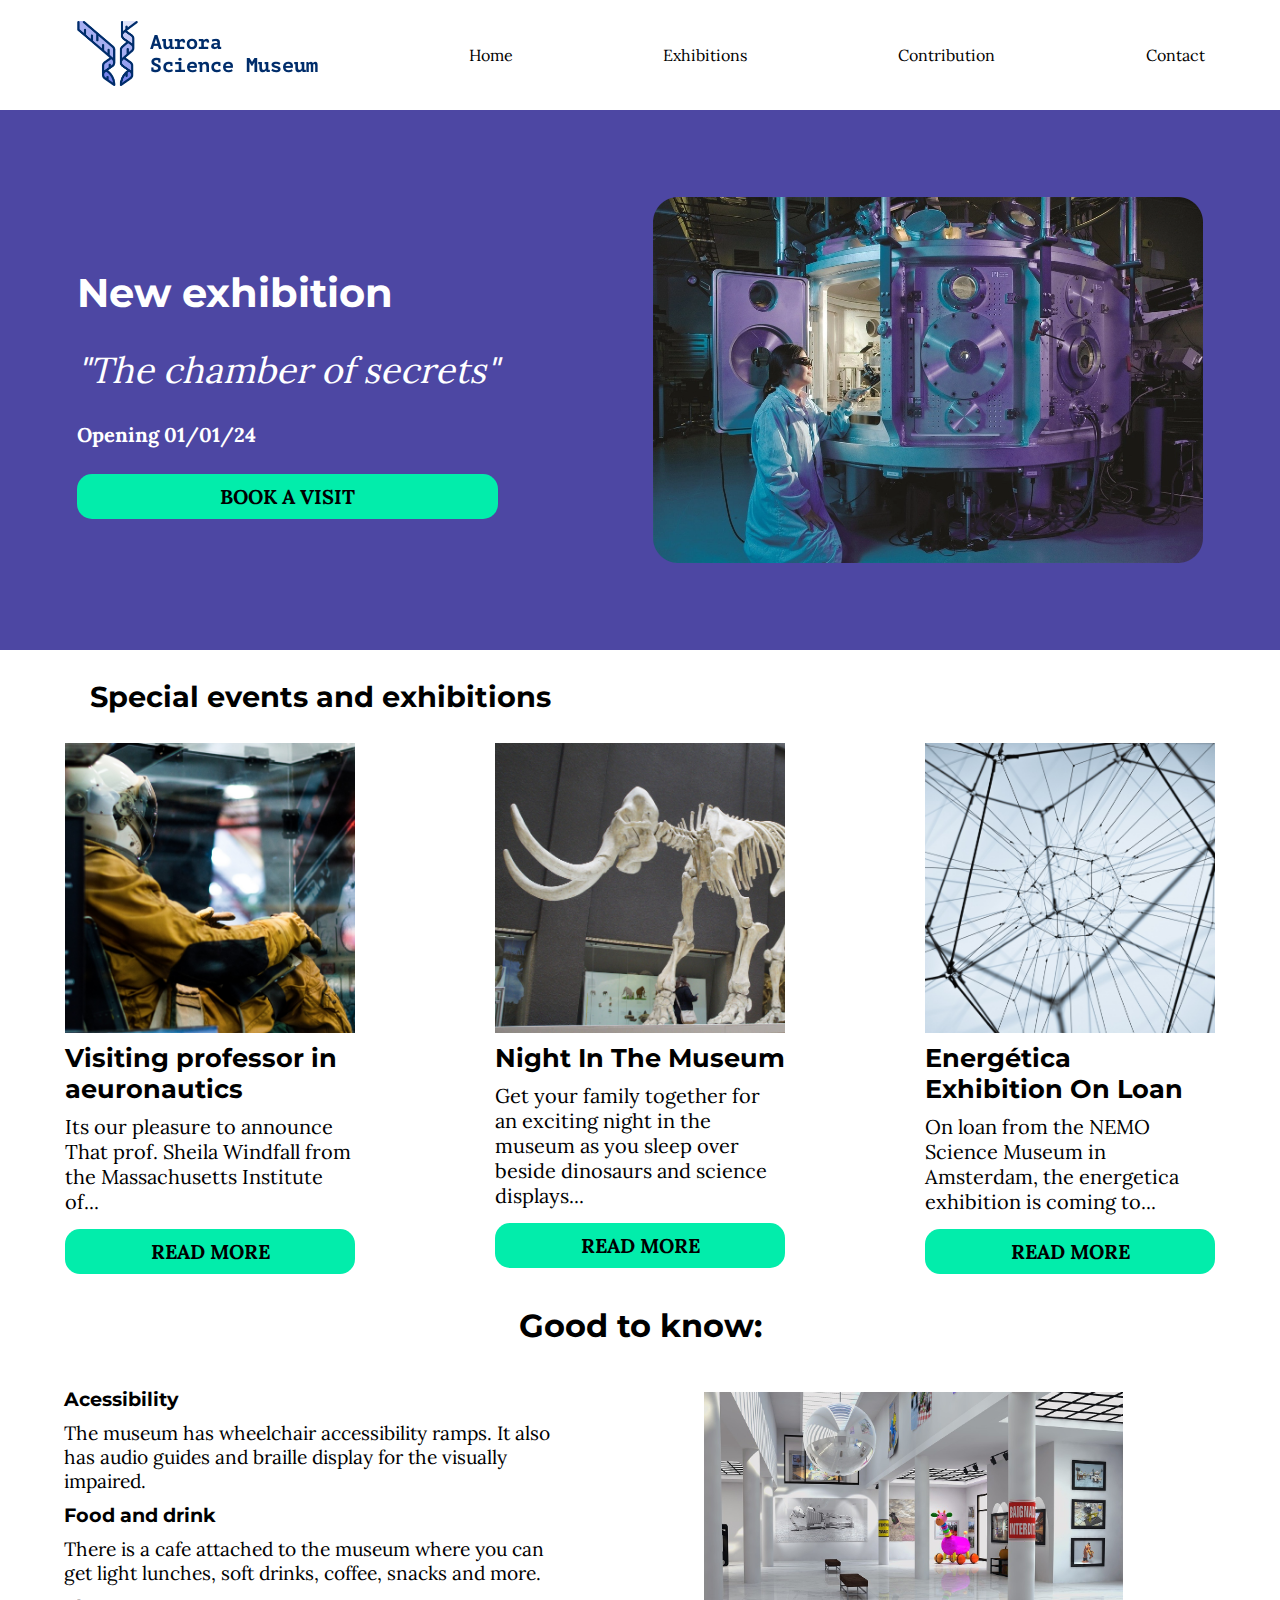
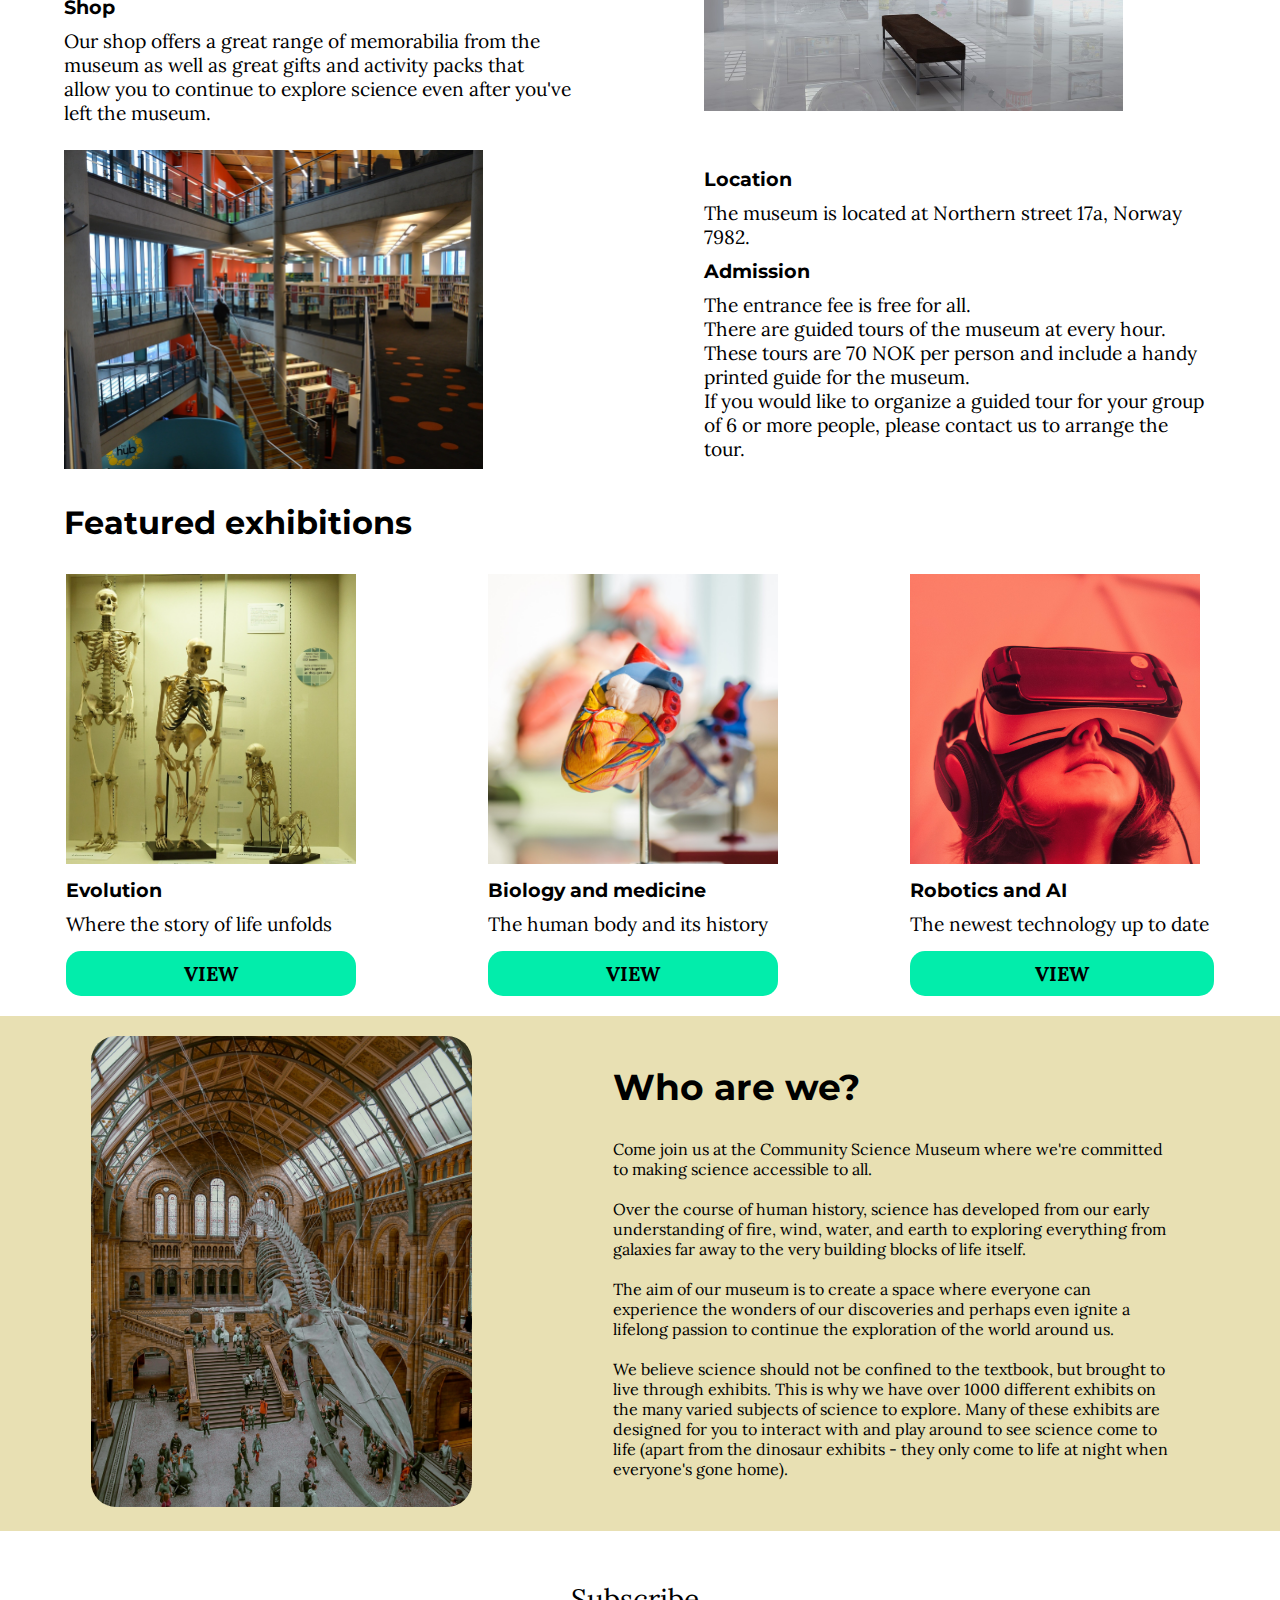
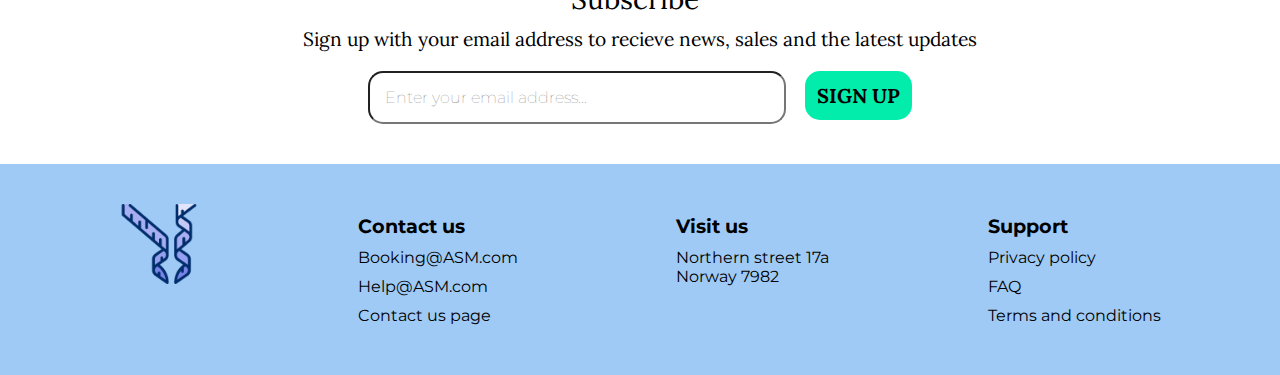
<file: index.html>
<!DOCTYPE html>
<html lang="en">
<head>
    <meta charset="UTF-8">
    <meta http-equiv="X-UA-Compatible" content="IE=edge">
    <meta name="description" content="Norways largest museum for all ages. Are you creative, playful or interested in history? Read more about Aurora science museum here." >
    <meta name="viewport" content="width=device-width, initial-scale=1.0">
    <title>Aurora Science Museum Home page</title>

    <link href="./styles.css" rel="stylesheet" type="text/css" >

    <link rel="apple-touch-icon" sizes="180x180" href="./images/favicon.asm/apple-touch-icon.png">
    <link rel="icon" type="image/png" sizes="32x32" href="./images/favicon.asm/favicon-32x32.png">
    <link rel="icon" type="image/png" sizes="16x16" href="./images/favicon.asm/favicon-16x16.png">
    <link rel="manifest" href="./site.webmanifest">
</head>
<body>


    <header>
        <nav class="nav1">
            <a href="./index.html"><img src="./images/Logo/Logo.png" alt="Aurora Science Museum main logo"></a>
                <a href="./index.html">Home</a>
                <a href="./exhibition.html">Exhibitions</a>
                <a href="./contribution.html">Contribution</a>
                <a href="./contact-us.html">Contact</a>
            </nav>
            
            <a href="./index.html"><img src="./images/Logo/Logo.png" alt="Aurora Science Museum main logo" id="logo"></a>
            <div class="hamburger-menu">
                <label for="checkbox">
                    <img src="./images/images/menu.png" alt="hamburger menu button" id="burger-icon">
                </label>
            <input type="checkbox" id="checkbox">
            <ul>
                <li><a href="./index.html">Home</a></li>
                <li><a href="./exhibition.html">Exhibitions</a></li>
                <li><a href="./contribution.html">Contribution</a></li>
                <li><a href="./contact-us.html">Contact</a></li>
            </ul>
        </div>
    </header>



    <section class="news">
        <div>
            <h1>New exhibition</h1>
            <h2>"The chamber of secrets"</h2>
            <h4>Opening 01/01/24</h4>
            <button id="news-button">BOOK A VISIT</button>
      </div>
      <img src="./images/home-page/home-page-news.png" alt="Picture of a new secret chamber">
    </section>

    <h3 id="events-heading">Special events and exhibitions</h3>

    <section class="events">
        <div>
            <img src="./images/home-page/astronaut.jpg" alt="Person in a space suit">
            <h4>Visiting professor in aeuronautics</h4>
            <p>Its our pleasure to announce That prof. Sheila Windfall from the Massachusetts Institute of...</p>
            <button class="events-btn">READ MORE</button>
        </div>
        <div>
            <img src="./images/home-page/mammoth-1257288_1920.jpg" alt="A dinosour skeleton">
            <h4>Night In The Museum</h4>
            <p>Get your family together for an exciting night in the museum as you sleep over beside dinosaurs and science displays...</p>
            <button class="events-btn">READ MORE</button>
        </div>
        <div>
            <img src="./images/home-page/network-art.jpg" alt="Network art">
            <h4>Energética Exhibition On Loan</h4>
            <p>On loan from the NEMO Science Museum in Amsterdam, the energetica exhibition is coming to...</p>
            <button class="events-btn">READ MORE</button>
        </div>
    </section>
    
    <h3 id="key-info">Good to know:</h3>

    <section class="info-1">
        <div>
            <h5>Acessibility</h5>
            <p>The museum has wheelchair accessibility ramps. It also has audio guides and braille display for the visually impaired.</p>
            <h5>Food and drink</h5>
            <p>There is a cafe attached to the museum where you can get light lunches, soft drinks, coffee, snacks and more.</p>
            <h5>Shop</h5>
            <p>Our shop offers a great range of memorabilia from the museum as well as great gifts and activity packs that allow you to continue to explore science even after you've left the museum.</p>
         </div>
         <div><img src="./images/images/exhibition-1863344_1920.jpg" alt="Picture showing a art section of museum"></div>
    </section>

    <section class="info-2">
        <div><img src="./images/images/library-1132573_1920.jpg" alt="Picture showing the library section of the museum"></div>
        <div>
            <h5>Location</h5>
            <p>The museum is located at Northern street 17a, Norway 7982.</p>
            <h5>Admission</h5>
            <p>The entrance fee is free for all. 
                <br>
                There are guided tours of the museum at every hour. These tours are 70 NOK per person and include a handy printed guide for the museum. 
                <br>
                If you would like to organize a guided tour for your group of 6 or more people, please contact us to arrange the tour.</p>
        </div>
    </section>

    <h3 class="featured-h3">Featured exhibitions</h3>

    <section class="featured">
        <div class="featured-1">
            <img src="./images/images/skeleton-414543_1920.jpg" alt="Skeletons of evolution">
            <h5>Evolution</h5>
            <p>Where the story of life unfolds</p>
            <button>VIEW</button>
        </div>
        <div class="featured-2">
            <img src="./images/images/heart-2607178_1920.jpg" alt="A human heart">
            <h5>Biology and medicine</h5>
            <p>The human body and its history</p>
            <button>VIEW</button>
        </div>
        <div class="featured-3">
            <img src="./images/images/samuel-zeller-158996.jpg" alt="Person wearing a VR headset">
            <h5>Robotics and AI</h5>
            <p>The newest technology up to date</p>
            <button>VIEW</button>
        </div>
    </section>

    <section class="about">
        <div>
            <img src="./images/images/toa-heftiba-412579.jpg" alt="Picture showing the great hall of the museum with a gigantic dinosaur skeleton">
        </div>
        <div class="about-text">
            <h2>Who are we?</h2>

            <p>Come join us at the Community Science Museum where we're committed to making science accessible to all. </p>

            <p>
            Over the course of human history, science has developed from our early understanding of fire, wind, water, 
            and earth to exploring everything from galaxies far away to the very building blocks of life itself. 
            </p>

            <p>
            The aim of our museum is to create a space where everyone can experience the wonders of our discoveries and perhaps 
            even ignite a lifelong passion to continue the exploration of the world around us. 
            <p>

            <p>
            We believe science should not be confined to the textbook, but brought to live through exhibits. This is why we have over 1000 different 
            exhibits on the many varied subjects of science to explore. Many of these exhibits are designed for you to interact 
            with and play around to see science come to life (apart from the dinosaur exhibits - they only come to life at 
            night when everyone's gone home).
            </p>
        </div>
    </section>

    <section class="subscribe">
        <h5>Subscribe</h5>
        <label>Sign up with your email address to recieve news, sales and the latest updates</label>
        <br>
        <input type="email" id="email-home" name="email" placeholder="Enter your email address...">
        <button>SIGN UP</button>
    </section>

    <footer>
        <div>
            <img src="./images/favicon.asm/android-chrome-192x192.png" alt="Aurora science museum logo"> 
        </div>
        <div>
            <h5>Contact us</h5>
            <ul>
                <li><a href="#">Booking@ASM.com</a></li>
                <li><a href="#">Help@ASM.com</a></li>
                <li><a href="#">Contact us page</a></li>
            </ul>
        </div>
        <div>
            <h5>Visit us</h5>
            <ul>
                <li><a href="#">Northern street 17a <br> Norway 7982</a></li>
            </ul>
        </div>
        <div>
            <h5>Support</h5>
            <ul>
                <li><a href="./privacy-policy.html">Privacy policy</a></li>
                <li><a href="#">FAQ</a></li>
                <li><a href="./terms-conditions.html">Terms and conditions</a></li>
            </ul>
        </div>
    </footer>

</body>
</html>
</file>
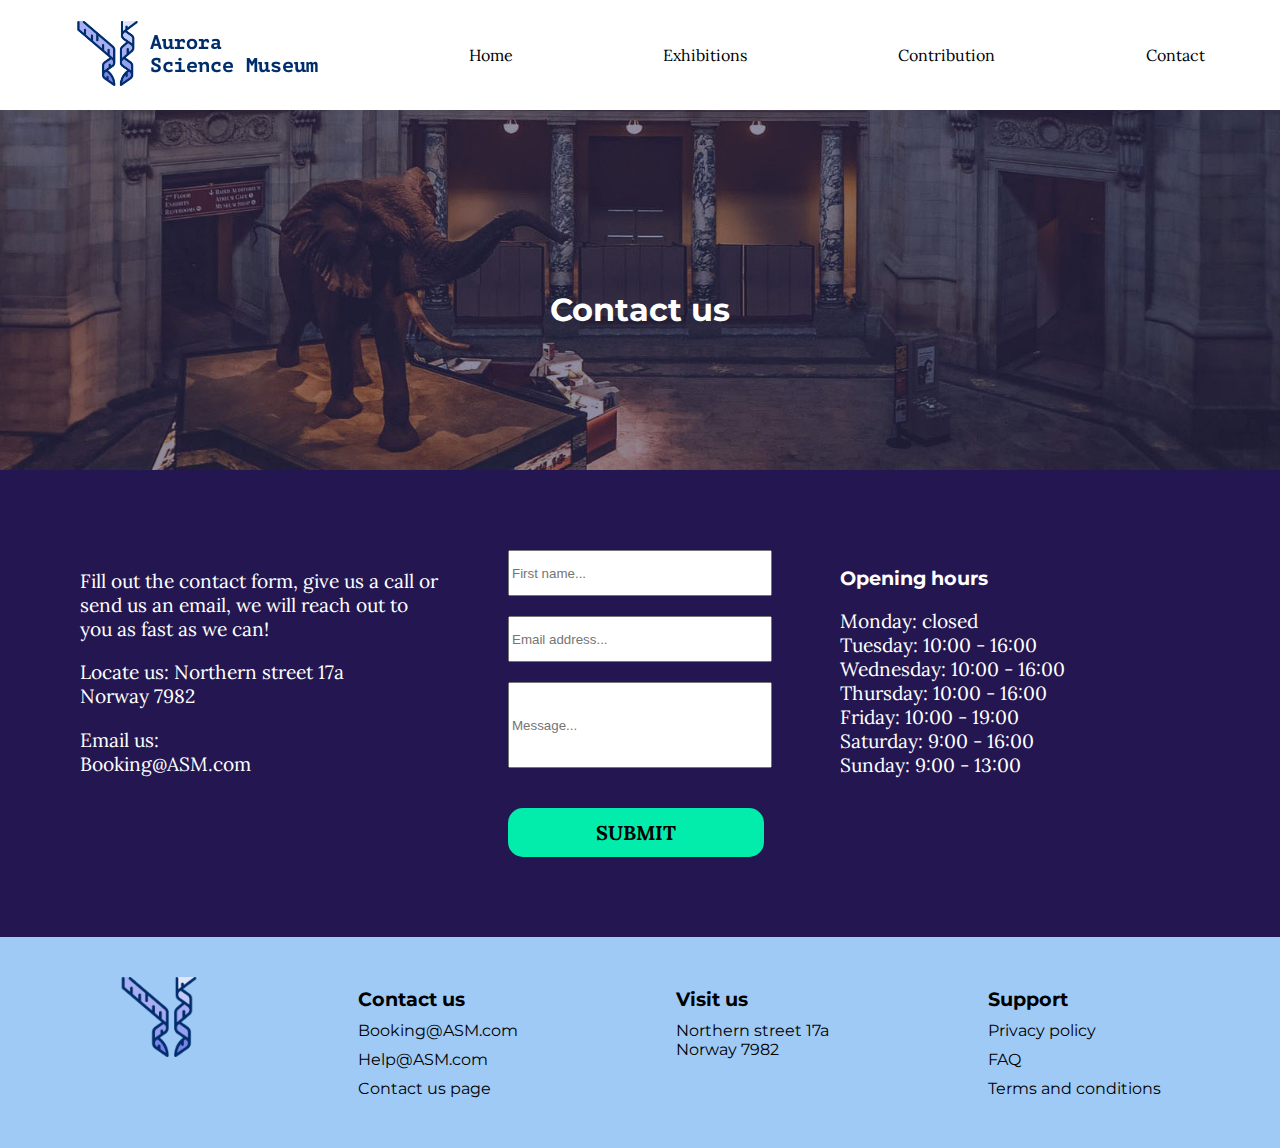
<file: contact-us.html>
<!DOCTYPE html>
<html lang="en">
<head>
    <meta charset="UTF-8">
    <meta http-equiv="X-UA-Compatible" content="IE=edge">
    <meta name="viewport" content="width=device-width, initial-scale=1.0">

    <title>Contact us page for Aurora Science Museum</title>

    <link href="./styles.css" rel="stylesheet" type="text/css" >

    <link rel="apple-touch-icon" sizes="180x180" href="./images/favicon.asm/apple-touch-icon.png">
    <link rel="icon" type="image/png" sizes="32x32" href="./images/favicon.asm/favicon-32x32.png">
    <link rel="icon" type="image/png" sizes="16x16" href="./images/favicon.asm/favicon-16x16.png">
    <link rel="manifest" href="./site.webmanifest">
</head>
<body>
    <header>
        <nav class="nav1">
            <a href="./index.html"><img src="./images/Logo/Logo.png" alt="Aurora Science Museum main logo"></a>
                <a href="./index.html">Home</a>
                <a href="./exhibition.html">Exhibitions</a>
                <a href="./contribution.html">Contribution</a>
                <a href="./contact-us.html">Contact</a>
            </nav>
            
            <a href="./index.html"><img src="./images/Logo/Logo.png" alt="Aurora Science Museum main logo" id="logo"></a>
            <div class="hamburger-menu">
                <label for="checkbox">
                    <img src="./images/images/menu.png" alt="hamburger menu button" id="burger-icon">
                </label>
            <input type="checkbox" id="checkbox">
            <ul>
                <li><a href="./index.html">Home</a></li>
                <li><a href="./exhibition.html">Exhibitions</a></li>
                <li><a href="./contribution.html">Contribution</a></li>
                <li><a href="./contact-us.html">Contact</a></li>
            </ul>
        </div>
    </header>
    <section class="contact-hero">
        <h1>Contact us</h1>
    </section>

    <section class="contact">
        <div>
            <p>Fill out the contact form, give us a call or send us an email, we will reach out to you as fast as we can!</p>
            <p>Locate us: Northern street 17a <br> Norway 7982</p>
            <p>Email us: <br> Booking@ASM.com</p>
        </div>
        <div class="contact-form">
            <input type="text" id="name" name="first name" placeholder="First name...">
            <br>
            <input type="email" id="email" name="email address" placeholder="Email address...">
            <br>
            <input type="text" id="message" placeholder="Message...">
            <br>
            <button class="submit-btn">SUBMIT</button>
        </div>
        <div>
            <h2>Opening hours</h2>
            <p>Monday: closed <br>
            Tuesday: 10:00 - 16:00 <br>
            Wednesday: 10:00 - 16:00 <br>
            Thursday: 10:00 - 16:00 <br>
            Friday: 10:00 - 19:00 <br>
            Saturday: 9:00 - 16:00 <br>
            Sunday: 9:00 - 13:00</p>
        </div>
    </section>

    <footer>
        <div>
            <img src="./images/favicon.asm/android-chrome-192x192.png" alt="Aurora science museum logo">
        </div>
        <div>
            <h5>Contact us</h5>
            <ul>
                <li><a href="#">Booking@ASM.com</a></li>
                <li><a href="#">Help@ASM.com</a></li>
                <li><a href="#">Contact us page</a></li>
            </ul>
        </div>
        <div>
            <h5>Visit us</h5>
            <ul>
                <li><a href="#">Northern street 17a <br> Norway 7982</a></li>
            </ul>
        </div>
        <div>
            <h5>Support</h5>
            <ul>
                <li><a href="./privacy-policy.html">Privacy policy</a></li>
                <li><a href="#">FAQ</a></li>
                <li><a href="./terms-conditions.html">Terms and conditions</a></li>
            </ul>
        </div>
    </footer>

    
</body>
</html>
</file>
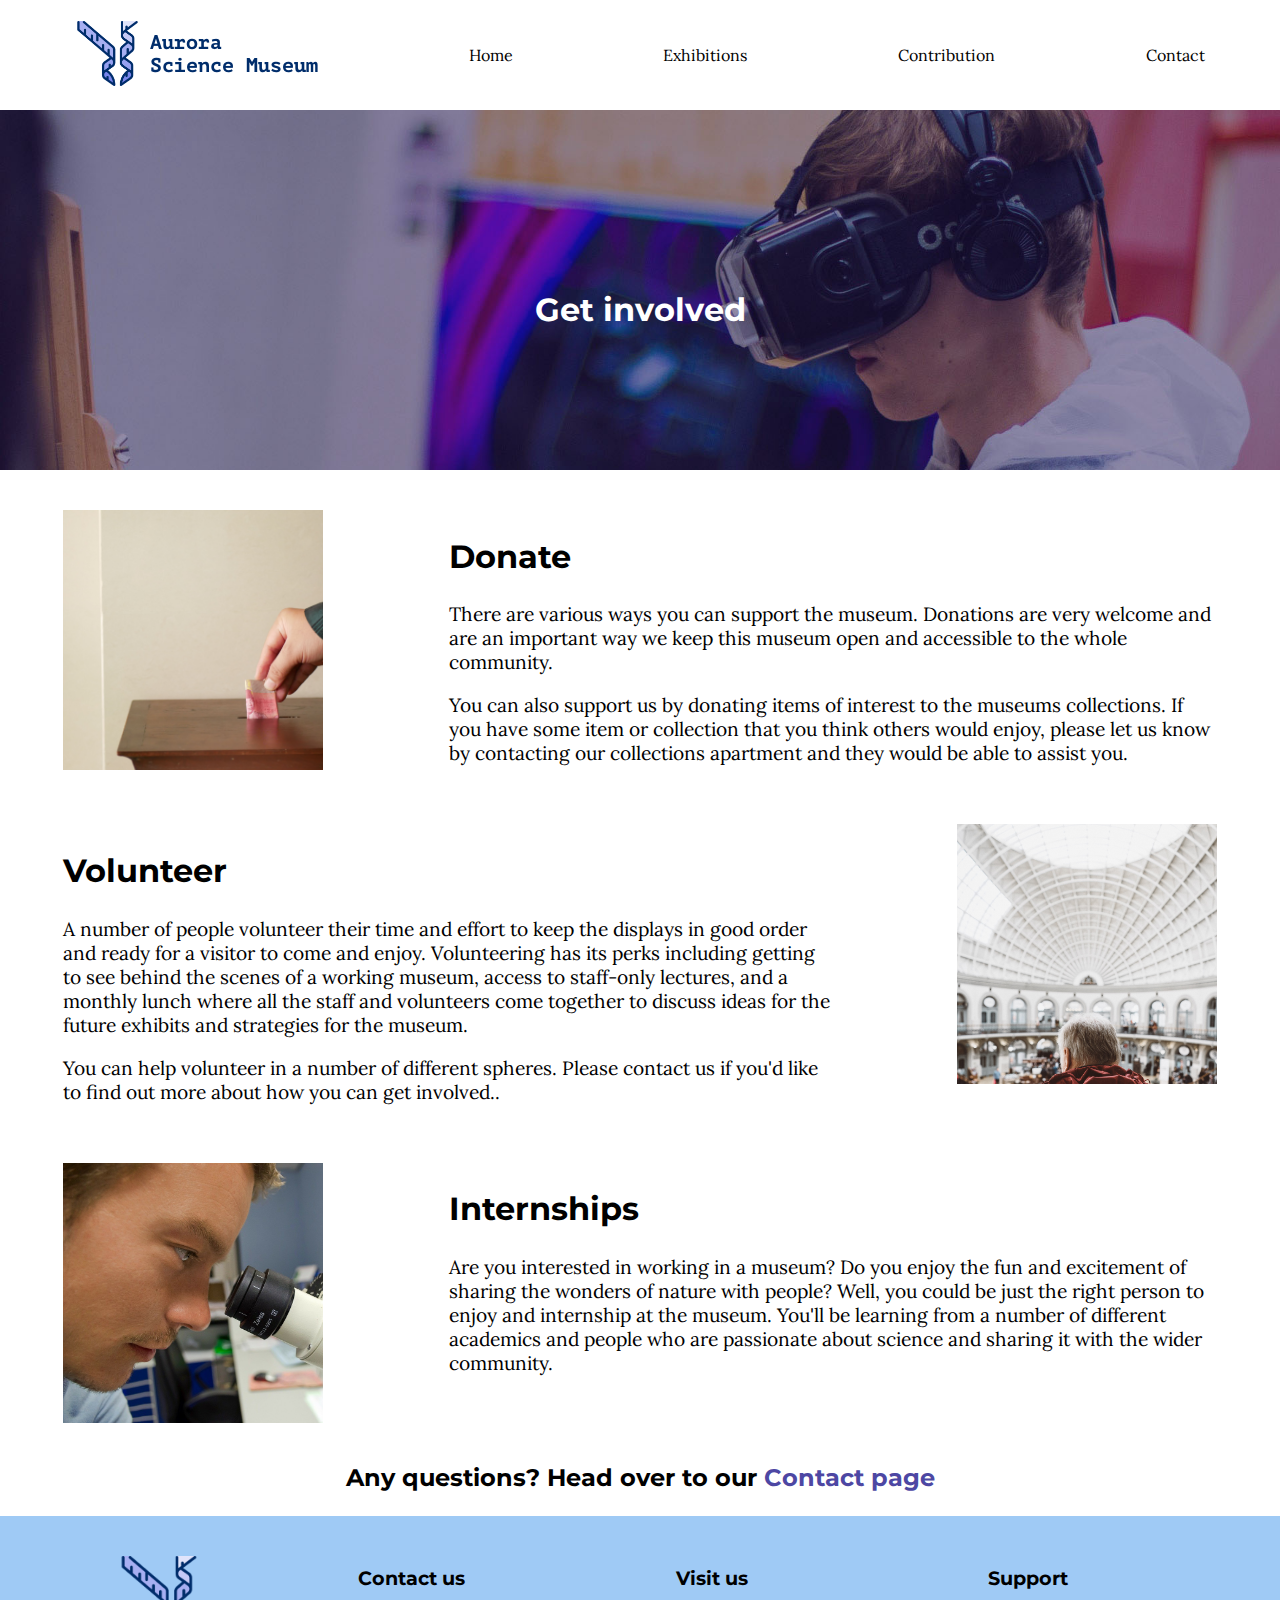
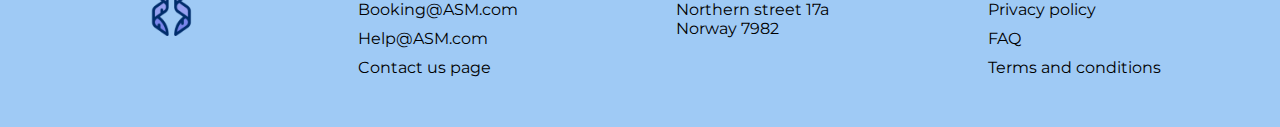
<file: contribution.html>
<!DOCTYPE html>
<html lang="en">
<head>
    <meta charset="UTF-8">
    <meta http-equiv="X-UA-Compatible" content="IE=edge">
    <meta name="description" content="Norways largest museum for all ages. Are you creative, playful or interested in history? Read more about Aurora science museum here." >
    <meta name="viewport" content="width=device-width, initial-scale=1.0">
    <title>Aurora Science Museum contribution page</title>

    <link href="./styles.css" rel="stylesheet" type="text/css" >

    <link rel="apple-touch-icon" sizes="180x180" href="./images/favicon.asm/apple-touch-icon.png">
    <link rel="icon" type="image/png" sizes="32x32" href="./images/favicon.asm/favicon-32x32.png">
    <link rel="icon" type="image/png" sizes="16x16" href="./images/favicon.asm/favicon-16x16.png">
    <link rel="manifest" href="./site.webmanifest">
</head>
<body>
    <header>
        <nav class="nav1">
            <a href="./index.html"><img src="./images/Logo/Logo.png" alt="Aurora Science Museum main logo"></a>
                <a href="./index.html">Home</a>
                <a href="./exhibition.html">Exhibitions</a>
                <a href="./contribution.html">Contribution</a>
                <a href="./contact-us.html">Contact</a>
            </nav>
            
            <a href="./index.html"><img src="./images/Logo/Logo.png" alt="Aurora Science Museum main logo" id="logo"></a>
            <div class="hamburger-menu">
                <label for="checkbox">
                    <img src="./images/images/menu.png" alt="hamburger menu button" id="burger-icon">
                </label>
            <input type="checkbox" id="checkbox">
            <ul>
                <li><a href="./index.html">Home</a></li>
                <li><a href="./exhibition.html">Exhibitions</a></li>
                <li><a href="./contribution.html">Contribution</a></li>
                <li><a href="./contact-us.html">Contact</a></li>
            </ul>
        </div>
    </header>

    <section class="get-involved">
        <h1>Get involved</h1>
    </section>

    <section class="contribution-1">
        <div class="donate">
            <div id="donation-img"></div>
            <div class="donate-1">
                <h2>Donate</h2>
                <p>There are various ways you can support the museum. 
                    Donations are very welcome and are an important way we keep this museum open and accessible to the whole community. </p>
                <p>You can also support us by donating items of interest to the museums collections. If you have some item or collection 
                    that you think others would enjoy, please let us know by contacting our collections apartment and they would be able 
                    to assist you.</p>
            </div>
        </div>
    </section>

    <section class="volunteer-1">
        <div class="volunteer">
            <div class="volunteer-2">
                <h2>Volunteer</h2>
                <p>A number of people volunteer their time and effort to keep the displays in good order and ready for a visitor to come 
                    and enjoy. Volunteering has its perks including getting to see behind the scenes of a working museum, access to 
                    staff-only lectures, and a monthly lunch where all the staff and volunteers come together to discuss ideas for the 
                    future exhibits and strategies for the museum. </p>
                <p>You can help volunteer in a number of different spheres. Please contact us if you'd like to find out more about how 
                    you can get involved..</p>
            </div>
            <div id="volunteer-img"></div>
        </div>
    </section>

    <section class="internship-1">
        <div class="internship">
            <div id="internship-img"></div>
            <div class="internship-2">
                <h2>Internships</h2>
                <p>Are you interested in working in a museum? Do you enjoy the fun and excitement of sharing the wonders of nature 
                    with people? Well, you could be just the right person to enjoy and internship at the museum. You'll be learning 
                    from a number of different academics and people who are passionate about science and sharing it with the wider 
                    community. </p>
            </div>
        </div>
    </section>


    <h3 class="contact-page-link">Any questions? Head over to our <a href="./contact-us.html" id="contact-link">Contact page</a></h3>

    <footer>
        <div>
            <img src="./images/favicon.asm/android-chrome-192x192.png" alt="Aurora science museum logo">
        </div>
        <div>
            <h5>Contact us</h5>
            <ul>
                <li><a href="#">Booking@ASM.com</a></li>
                <li><a href="#">Help@ASM.com</a></li>
                <li><a href="#">Contact us page</a></li>
            </ul>
        </div>
        <div>
            <h5>Visit us</h5>
            <ul>
                <li><a href="#">Northern street 17a <br> Norway 7982</a></li>
            </ul>
        </div>
        <div>
            <h5>Support</h5>
            <ul>
                <li><a href="./privacy-policy.html">Privacy policy</a></li>
                <li><a href="#">FAQ</a></li>
                <li><a href="./terms-conditions.html">Terms and conditions</a></li>
            </ul>
        </div>
    </footer>

</body>
</html>
</file>
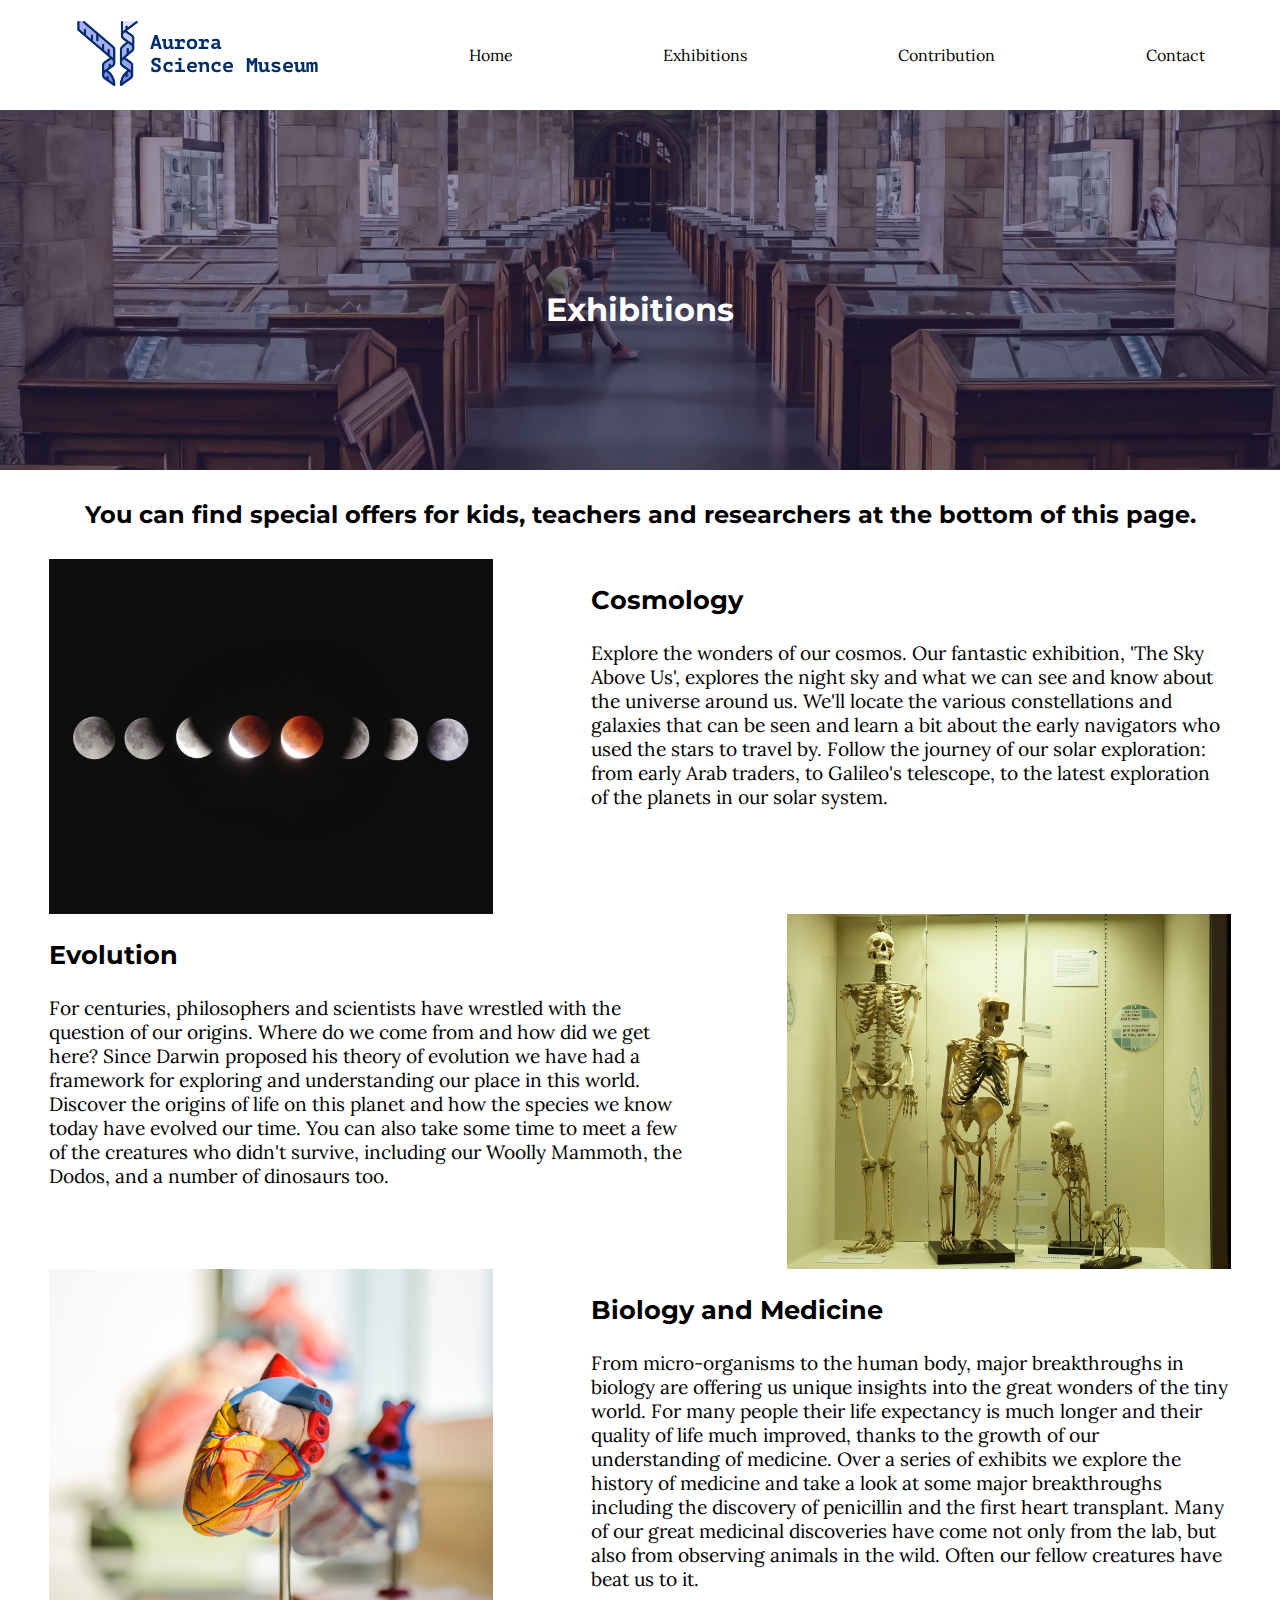
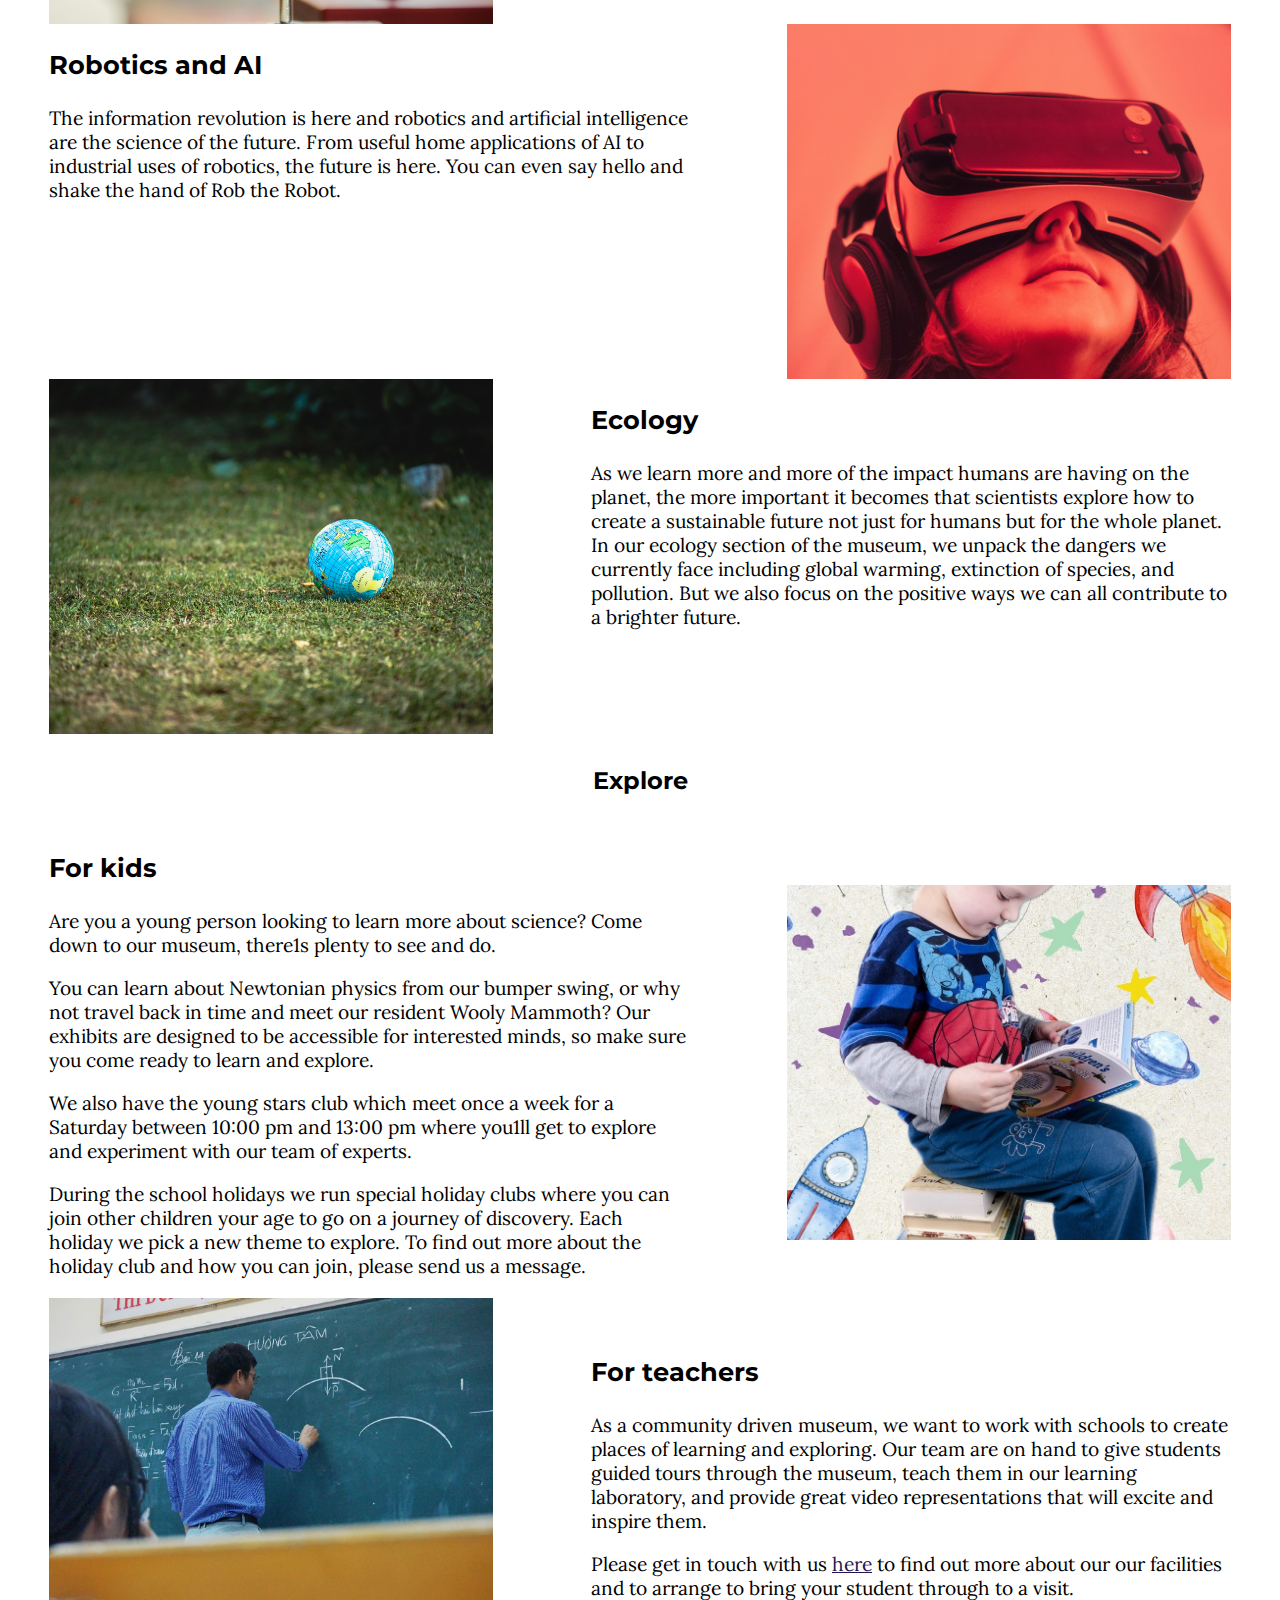
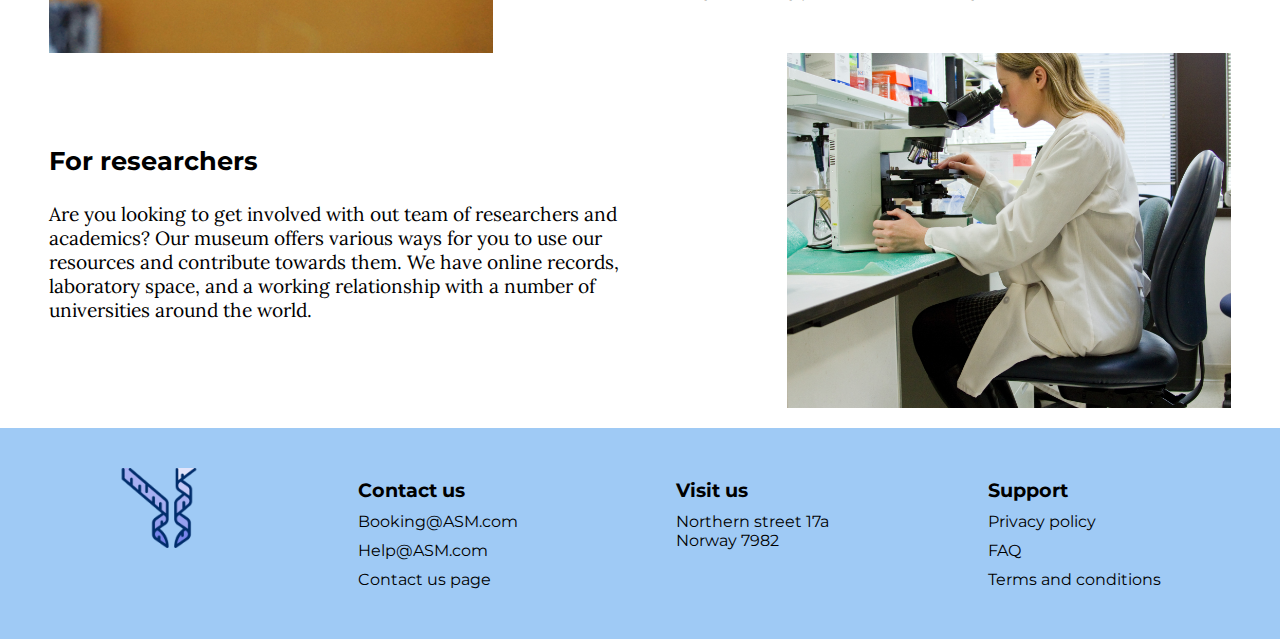
<file: exhibition.html>
<!DOCTYPE html>
<html lang="en">
<head>
    <meta charset="UTF-8">
    <meta http-equiv="X-UA-Compatible" content="IE=edge">
    <meta name="description" content="Norways largest museum for all ages. Are you creative, playful or interested in history? Read more about Aurora science museum here." >
    <meta name="viewport" content="width=device-width, initial-scale=1.0">
    <title>Aurora Science Museum exhibition page</title>

    <link href="./styles.css" rel="stylesheet" type="text/css" >

    <link rel="apple-touch-icon" sizes="180x180" href="./images/favicon.asm/apple-touch-icon.png">
    <link rel="icon" type="image/png" sizes="32x32" href="./images/favicon.asm/favicon-32x32.png">
    <link rel="icon" type="image/png" sizes="16x16" href="./images/favicon.asm/favicon-16x16.png">
    <link rel="manifest" href="./site.webmanifest">
</head>
<body>
    <header>
        <nav class="nav1">
            <a href="./index.html"><img src="./images/Logo/Logo.png" alt="Aurora Science Museum main logo"></a>
                <a href="./index.html">Home</a>
                <a href="./exhibition.html">Exhibitions</a>
                <a href="./contribution.html">Contribution</a>
                <a href="./contact-us.html">Contact</a>
            </nav>
            
            <a href="./index.html"><img src="./images/Logo/Logo.png" alt="Aurora Science Museum main logo" id="logo"></a>
            <div class="hamburger-menu">
                <label for="checkbox">
                    <img src="./images/images/menu.png" alt="hamburger menu button" id="burger-icon">
                </label>
            <input type="checkbox" id="checkbox">
            <ul>
                <li><a href="./index.html">Home</a></li>
                <li><a href="./exhibition.html">Exhibitions</a></li>
                <li><a href="./contribution.html">Contribution</a></li>
                <li><a href="./contact-us.html">Contact</a></li>
            </ul>
        </div>
    </header>

    <section class="exhibit">
        <h1>Exhibitions</h1>
    </section>

    <section class="exhibition-h2">
        <h2>You can find special offers for kids, teachers and researchers at the bottom of this page.</h2>
    </section>

    <section class="cosmology">
        <div id="cosmos-img"></div>
        <div class="cosmos">
            <h3>Cosmology</h3>
            <p>Explore the wonders of our cosmos. Our fantastic exhibition, 'The Sky Above Us', explores the night sky and what 
                we can see and know about the universe around us. We'll locate the various constellations and galaxies that can 
                be seen and learn a bit about the early navigators who used the stars to travel by. Follow the journey of our solar 
                exploration: from early Arab traders, to Galileo's telescope, to the latest exploration of the planets in our solar 
                system.</p>
        </div>
    </section>

    <section class="evolution">
        <div class="evo">
            <h3>Evolution</h3>
            <p>For centuries, philosophers and scientists have wrestled with the question of our origins. Where do we come from and 
                how did we get here? Since Darwin proposed his theory of evolution we have had a framework for exploring and understanding 
                our place in this world. Discover the origins of life on this planet and how the species we know today have evolved our 
                time. You can also take some time to meet a few of the creatures who didn't survive, including our Woolly Mammoth, the 
                Dodos, and a number of dinosaurs too.</p>
        </div>
        <div id="evo-img"></div>
    </section>

    <section class="medicine">
        <div id="med-img"></div>
        <div class="med">
            <h3>Biology and Medicine</h3>
            <p>From micro-organisms to the human body, major breakthroughs in biology are offering us unique insights into the great 
                wonders of the tiny world. For many people their life expectancy is much longer and their quality of life much improved, 
                thanks to the growth of our understanding of medicine. Over a series of exhibits we explore the history of medicine and 
                take a look at some major breakthroughs including the discovery of penicillin and the first heart transplant. Many of our 
                great medicinal discoveries have come not only from the lab, but also from observing animals in the wild. Often our fellow 
                creatures have beat us to it.</p>
        </div>
    </section>

    <section class="robotics">
        <div class="rob">
            <h3>Robotics and AI</h3>
            <p>The information revolution is here and robotics and artificial intelligence are the science of the future. 
                From useful home applications of AI to industrial uses of robotics, the future is here. You can even say hello and shake 
                the hand of Rob the Robot.</p>
        </div>
        <div id="rob-img"></div>
    </section>

    <section class="ecology">
        <div id="eco-img"></div>
        <div class="eco">
            <h3>Ecology</h3>
            <p>As we learn more and more of the impact humans are having on the planet, the more important it becomes that scientists 
                explore how to create a sustainable future not just for humans but for the whole planet. In our ecology section of the 
                museum, we unpack the dangers we currently face including global warming, extinction of species, and pollution. But we 
                also focus on the positive ways we can all contribute to a brighter future.</p>
        </div>
    </section>

    <h4 id="exhibit-explore-txt">Explore</h4>

    <section class="kids-section">
        <div class="kids">
            <h3>For kids</h3>
            <p>Are you a young person looking to learn more about science? Come down to our museum, there1s plenty to see and do. </p>
            <p>You can learn about Newtonian physics from our bumper swing, or why not travel back in time and meet our resident Wooly 
            Mammoth? Our exhibits are designed to be accessible for interested minds, so make sure you come ready to learn and explore.</p>
            <p>We also have the young stars club which meet once a week for a Saturday between 10:00 pm and 13:00 pm where you1ll get to 
                explore and experiment with our team of experts. </p>
            <p>During the school holidays we run special holiday clubs where you can join 
                other children your age to go on a journey of discovery. Each holiday we pick a new theme to explore. To find out more about 
                the holiday club and how you can join, please send us a message.</p>
        </div>
        <div id="kids-img"></div>
    </section>

    <section class="teachers-section">
        <div id="teach-img"></div>
        <div class="teach">
            <h3>For teachers</h3>
            <p>As a community driven museum, we want to work with schools to create places of learning and exploring. Our team are on 
                hand to give students guided tours through the museum, teach them in our learning laboratory, and provide great video 
                representations that will excite and inspire them. </p>
            <p>Please get in touch with us <a href="./contact-us.html">here</a> to find out more about our our 
                facilities and to arrange to bring your student through to a visit.</p>
        </div>
    </section>

    <section class="researchers-section">
        <div class="research">
            <h3>For researchers</h3>
            <p>Are you looking to get involved with out team of researchers and academics? Our museum offers various ways 
                for you to use our resources and contribute towards them. We have online records, laboratory space, and a working 
                relationship with a number of universities around the world.</p>
        </div>
        <div id="research-img"></div>
    </section>
    
    <footer>
        <div>
            <img src="./images/favicon.asm/android-chrome-192x192.png" alt="Aurora Science museum logo">
        </div>
        <div>
            <h5>Contact us</h5>
            <ul>
                <li><a href="#">Booking@ASM.com</a></li>
                <li><a href="#">Help@ASM.com</a></li>
                <li><a href="#">Contact us page</a></li>
            </ul>
        </div>
        <div>
            <h5>Visit us</h5>
            <ul>
                <li><a href="#">Northern street 17a <br> Norway 7982</a></li>
            </ul>
        </div>
        <div>
            <h5>Support</h5>
            <ul>
                <li><a href="./privacy-policy.html">Privacy policy</a></li>
                <li><a href="#">FAQ</a></li>
                <li><a href="./terms-conditions.html">Terms and conditions</a></li>
            </ul>
        </div>
    </footer>
    
</body>
</html>
</file>
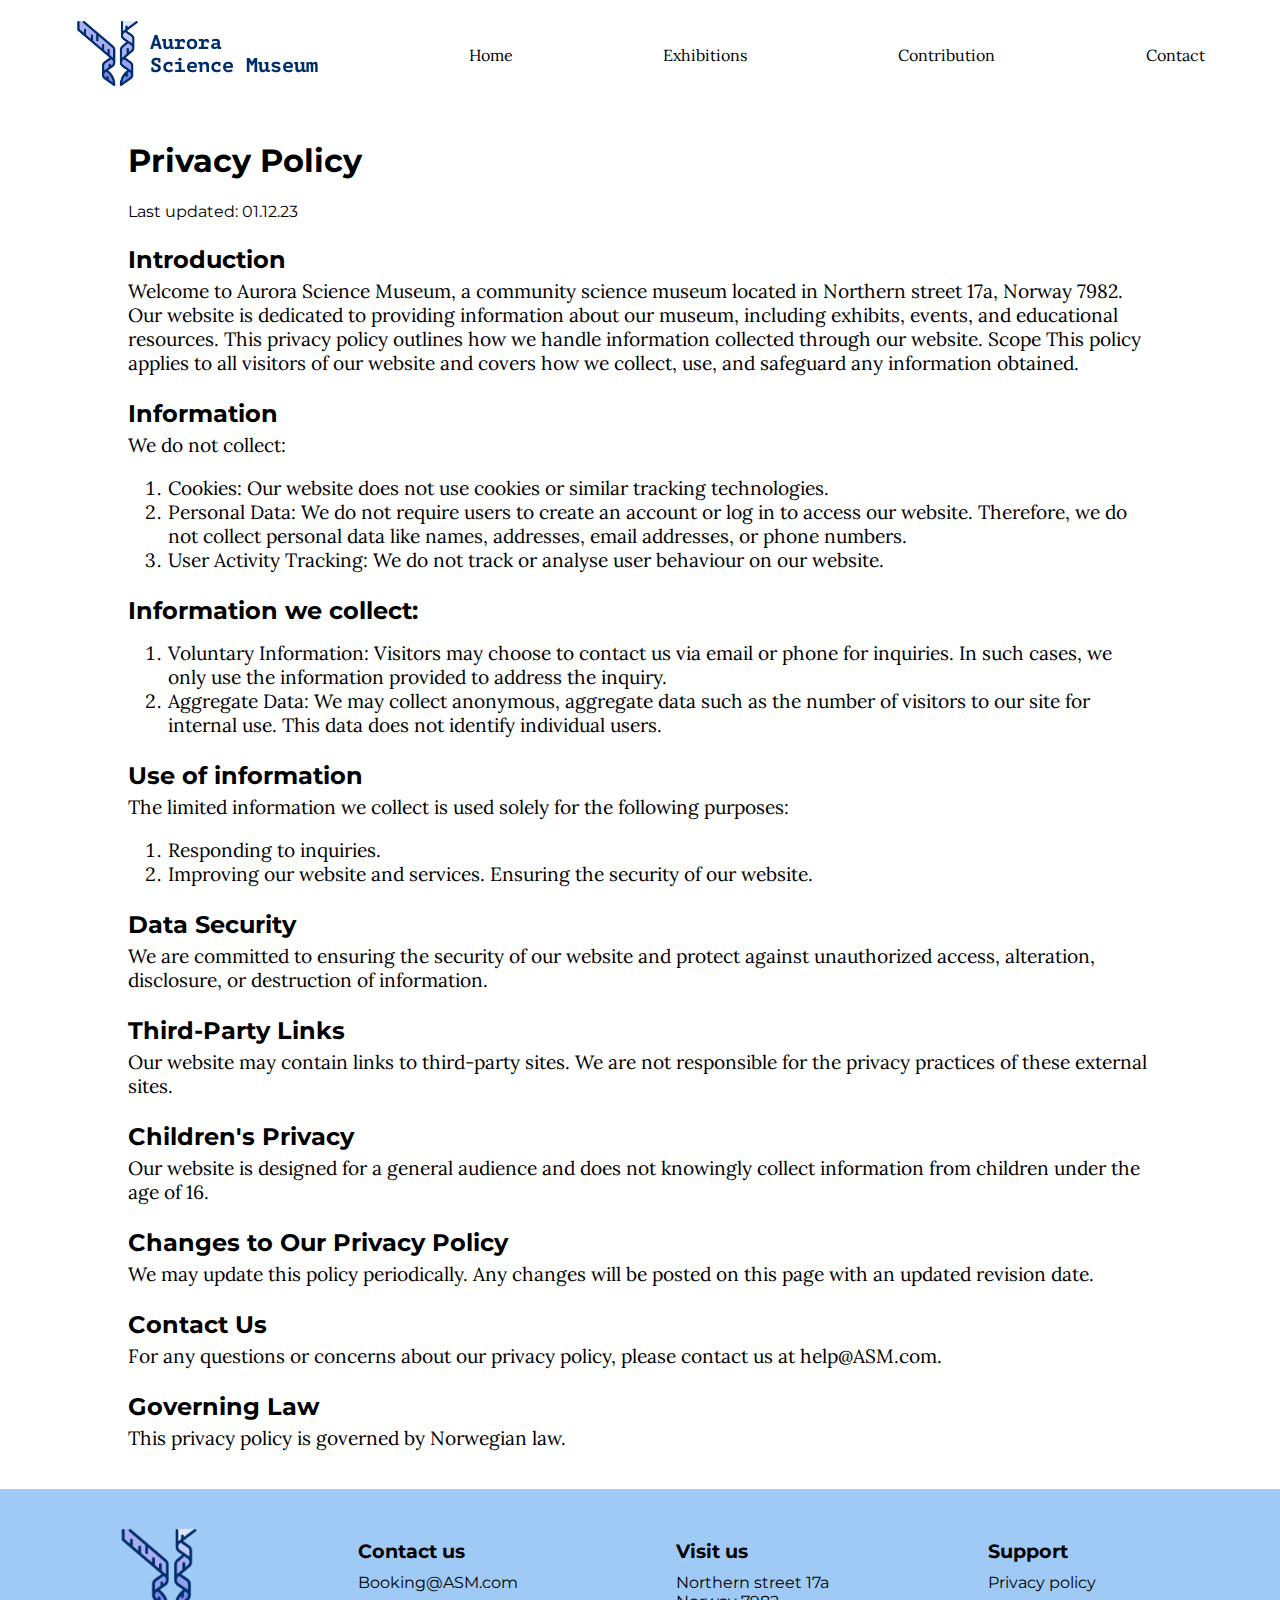
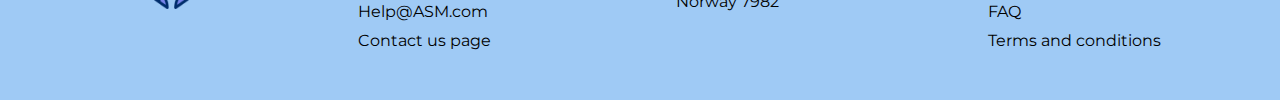
<file: privacy-policy.html>
<!DOCTYPE html>
<html lang="en">
<head>
    <meta charset="UTF-8">
    <meta http-equiv="X-UA-Compatible" content="IE=edge">
    <meta name="viewport" content="width=device-width, initial-scale=1.0">
    <title>Aurora Science Museum privacy policy</title>

    <link href="./styles.css" rel="stylesheet" type="text/css" >

    <link rel="apple-touch-icon" sizes="180x180" href="./images/favicon.asm/apple-touch-icon.png">
    <link rel="icon" type="image/png" sizes="32x32" href="./images/favicon.asm/favicon-32x32.png">
    <link rel="icon" type="image/png" sizes="16x16" href="./images/favicon.asm/favicon-16x16.png">
    <link rel="manifest" href="./site.webmanifest">
</head>
<body>
    <header>
        <nav class="nav1">
            <a href="./index.html"><img src="./images/Logo/Logo.png" alt="Aurora Science Museum main logo"></a>
                <a href="./index.html">Home</a>
                <a href="./exhibition.html">Exhibitions</a>
                <a href="./contribution.html">Contribution</a>
                <a href="./contact-us.html">Contact</a>
            </nav>
            
            <a href="./index.html"><img src="./images/Logo/Logo.png" alt="Aurora Science Museum main logo" id="logo"></a>
            <div class="hamburger-menu">
                <label for="checkbox">
                    <img src="./images/images/menu.png" alt="hamburger menu button" id="burger-icon">
                </label>
            <input type="checkbox" id="checkbox">
            <ul>
                <li><a href="./index.html">Home</a></li>
                <li><a href="./exhibition.html">Exhibitions</a></li>
                <li><a href="./contribution.html">Contribution</a></li>
                <li><a href="./contact-us.html">Contact</a></li>
            </ul>
        </div>
    </header>
    <section class="document-style">
        <h1>Privacy Policy</h1>
        <h2>Last updated: 01.12.23</h2>

        <h3>Introduction</h3>
        <p>Welcome to Aurora Science Museum, a community science museum located in Northern street 17a, Norway 7982. 
            Our website is dedicated to providing information about our museum, including exhibits, events, and educational 
            resources. This privacy policy outlines how we handle information collected through our website. Scope This policy 
            applies to all visitors of our website and covers how we collect, use, and safeguard any information obtained. </p>

            <h3>Information</h3>
            <p>We do not collect:</p>
            <ol>
                <li>Cookies: Our website does not use cookies or similar tracking technologies. </li>
                <li>Personal Data: We do not require users to create an account or log in to access our website. Therefore, we do 
                    not collect personal data like names, addresses, email addresses, or phone numbers.</li>
                <li>User Activity Tracking: We do not track or analyse user behaviour on our website.</li>
            </ol>

            <h3>Information we collect:</h3>
            <ol>
                <li>Voluntary Information: Visitors may choose to contact us via email or phone for inquiries. In such cases, 
                    we only use the information provided to address the inquiry.</li>
                <li>Aggregate Data: We may collect anonymous, aggregate data such as the number of visitors to our site for internal use. 
                    This data does not identify individual users.</li>
            </ol>

            <h3>Use of information</h3>
            <p>The limited information we collect is used solely for the following purposes:</p>
            <ol>
                <li>Responding to inquiries.</li>
                <li>Improving our website and services. Ensuring the security of our website.</li>
            </ol>

            <h3>Data Security</h3>
            <p>We are committed to ensuring the security of our website and protect against unauthorized access, alteration, disclosure, or destruction of information.</p>

            <h3>Third-Party Links</h3>
            <p>Our website may contain links to third-party sites. We are not responsible for the privacy practices of these external sites.</p>

            <h3>Children's Privacy</h3>
            <p>Our website is designed for a general audience and does not knowingly collect information from children under the age of 16.</p>

            <h3>Changes to Our Privacy Policy</h3>
            <p>We may update this policy periodically. Any changes will be posted on this page with an updated revision date. </p>

            <h3>Contact Us</h3>
            <p>For any questions or concerns about our privacy policy, please contact us at help@ASM.com.</p>

            <h3>Governing Law</h3>
            <p>This privacy policy is governed by Norwegian law.</p>
    </section>

    <footer>
        <div>
            <img src="./images/favicon.asm/android-chrome-192x192.png" alt="Aurora science museum logo">
        </div>
        <div>
            <h5>Contact us</h5>
            <ul>
                <li><a href="#">Booking@ASM.com</a></li>
                <li><a href="#">Help@ASM.com</a></li>
                <li><a href="#">Contact us page</a></li>
            </ul>
        </div>
        <div>
            <h5>Visit us</h5>
            <ul>
                <li><a href="#">Northern street 17a <br> Norway 7982</a></li>
            </ul>
        </div>
        <div>
            <h5>Support</h5>
            <ul>
                <li><a href="./privacy-policy.html">Privacy policy</a></li>
                <li><a href="#">FAQ</a></li>
                <li><a href="./terms-conditions.html">Terms and conditions</a></li>
            </ul>
        </div>
    </footer>
    
</body>
</html>
</file>
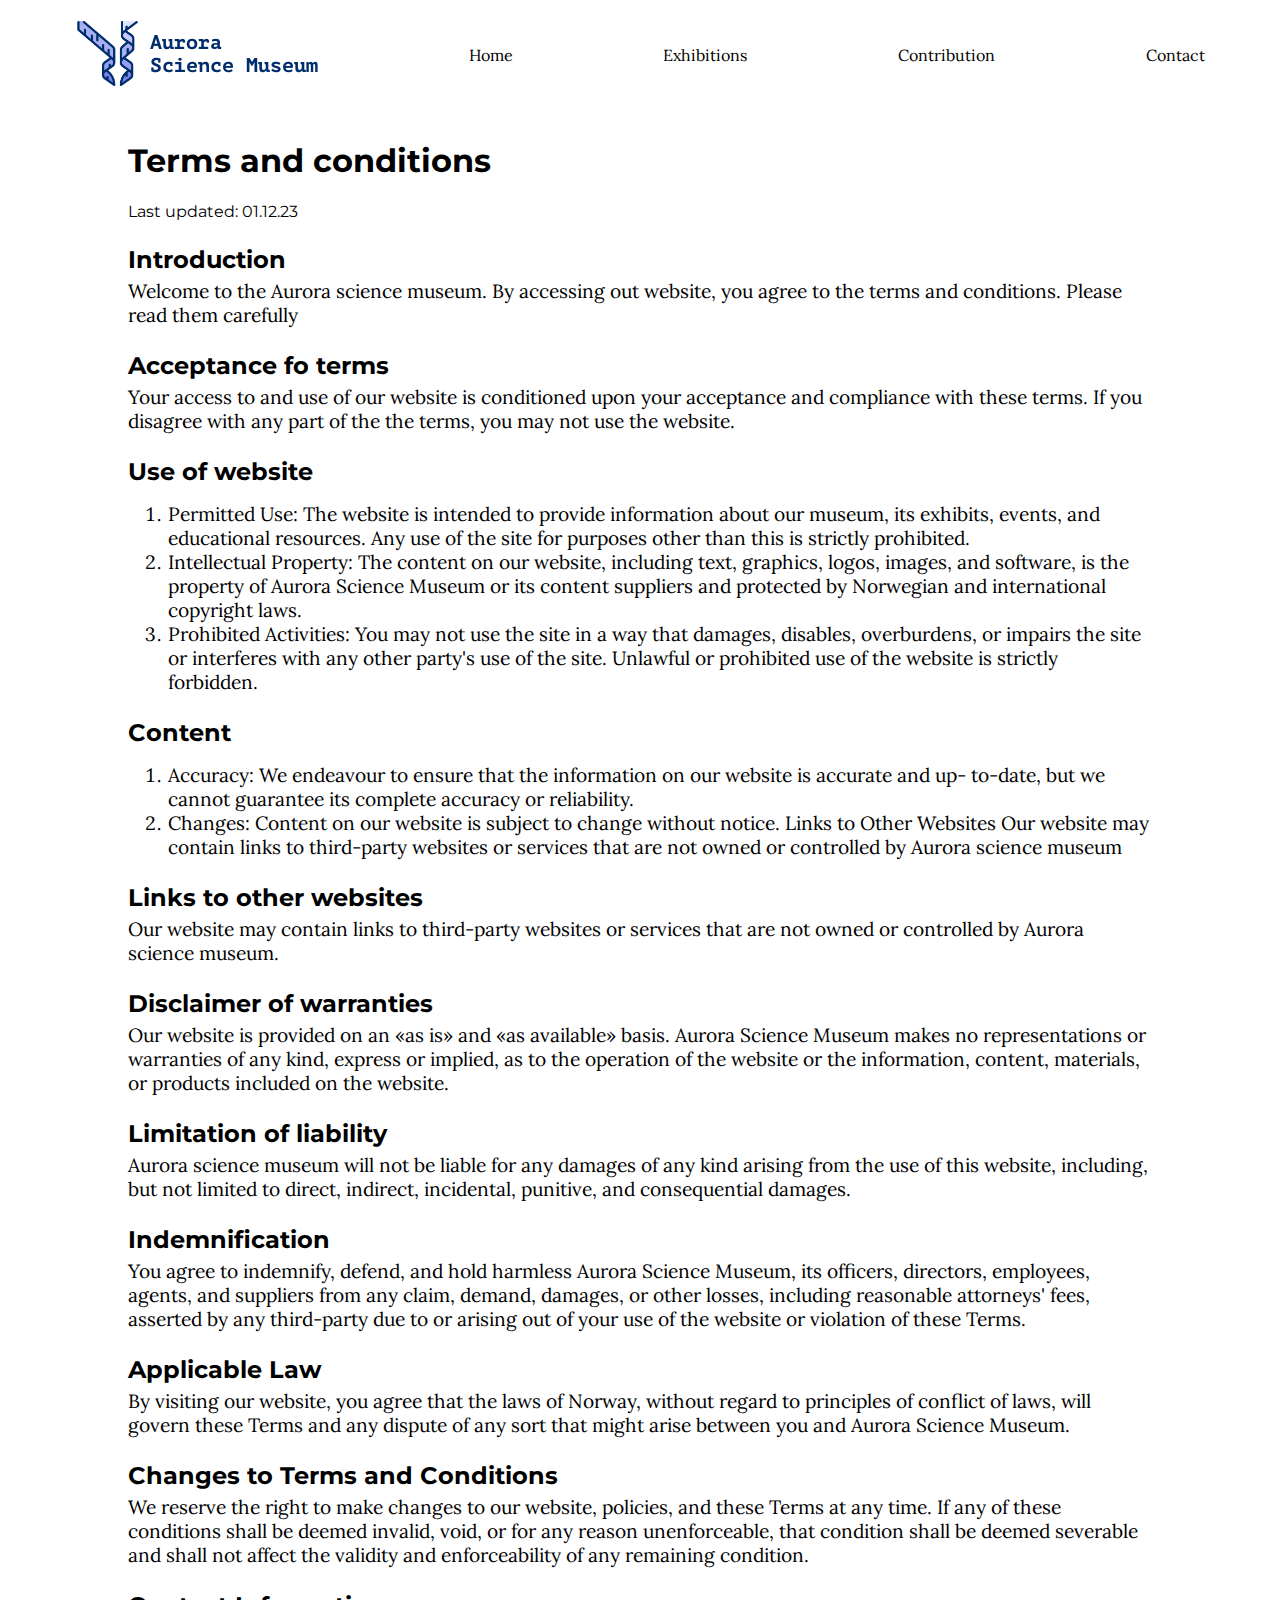
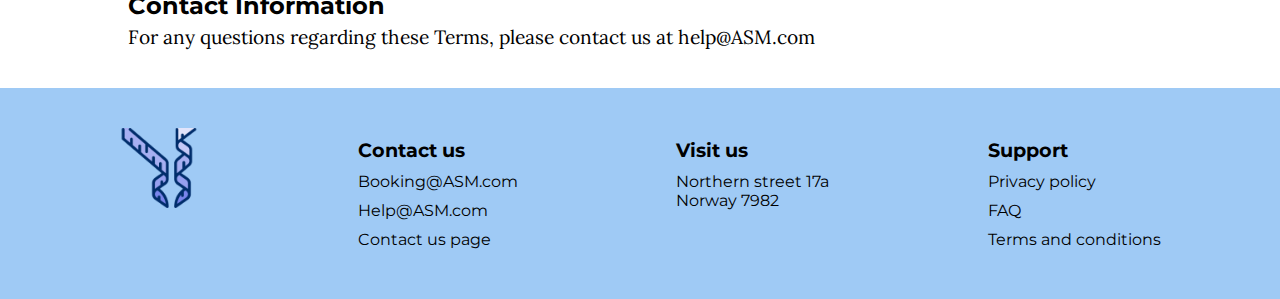
<file: terms-conditions.html>
<!DOCTYPE html>
<html lang="en">
<head>
    <meta charset="UTF-8">
    <meta http-equiv="X-UA-Compatible" content="IE=edge">
    <meta name="viewport" content="width=device-width, initial-scale=1.0">
    <title>Aurora Science Museum terms and conditions</title>

    <link href="./styles.css" rel="stylesheet" type="text/css" >

    <link rel="apple-touch-icon" sizes="180x180" href="./images/favicon.asm/apple-touch-icon.png">
    <link rel="icon" type="image/png" sizes="32x32" href="./images/favicon.asm/favicon-32x32.png">
    <link rel="icon" type="image/png" sizes="16x16" href="./images/favicon.asm/favicon-16x16.png">
    <link rel="manifest" href="./site.webmanifest">
</head>
<body>
    <header>
        <nav class="nav1">
            <a href="./index.html"><img src="./images/Logo/Logo.png" alt="Aurora Science Museum main logo"></a>
                <a href="./index.html">Home</a>
                <a href="./exhibition.html">Exhibitions</a>
                <a href="./contribution.html">Contribution</a>
                <a href="./contact-us.html">Contact</a>
            </nav>
            
            <a href="./index.html"><img src="./images/Logo/Logo.png" alt="Aurora Science Museum main logo" id="logo"></a>
            <div class="hamburger-menu">
                <label for="checkbox">
                    <img src="./images/images/menu.png" alt="hamburger menu button" id="burger-icon">
                </label>
            <input type="checkbox" id="checkbox">
            <ul>
                <li><a href="./index.html">Home</a></li>
                <li><a href="./exhibition.html">Exhibitions</a></li>
                <li><a href="./contribution.html">Contribution</a></li>
                <li><a href="./contact-us.html">Contact</a></li>
            </ul>
        </div>
    </header>

    <section class="document-style">
        <h1>Terms and conditions</h1>
        <section>
            <h2>Last updated: 01.12.23</h2>

            <h3>Introduction</h3>
            <p>Welcome to the Aurora science museum. By accessing out website, you agree to the terms and conditions. Please read them carefully</p>

            <h3>Acceptance fo terms</h3>
            <p>Your access to and use of our website is conditioned upon your acceptance and compliance with these terms. If you disagree with 
                any part of the the terms, you may not use the website.</p>

            <h3>Use of website</h3>
            <ol>
                <li>Permitted Use: The website is intended to provide information about our museum, its exhibits, events, and educational resources. 
                    Any use of the site for purposes other than this is strictly prohibited.</li>
                <li>Intellectual Property: The content on our website, including text, graphics, logos, images, and software, is the property of Aurora 
                    Science Museum or its content suppliers and protected by Norwegian and international copyright laws. 
                </li>
                <li>Prohibited Activities: You may not use the site in a way that damages, disables, overburdens, or impairs the site or interferes with any 
                    other party's use of the site. Unlawful or prohibited use of the website is strictly forbidden.</li>
            </ol>

            <h3>Content</h3>
            <ol>
                <li>Accuracy: We endeavour to ensure that the information on our website is accurate and up- to-date, but we cannot guarantee its complete 
                    accuracy or reliability. </li>
                <li>Changes: Content on our website is subject to change without notice. Links to Other Websites Our website may contain links to third-party 
                    websites or services that are not owned or controlled by Aurora science museum</li>
            </ol>

            <h3>Links to other websites</h3>
            <p>Our website may contain links to third-party websites or services that are not owned or controlled by Aurora science museum. </p>

            <h3>Disclaimer of warranties</h3>
            <p>Our website is provided on an «as is» and «as available» basis. Aurora Science Museum makes no representations or warranties of any kind, express or implied, 
                as to the operation of the website or the information, content, materials, or products included on the website.</p>

            <h3>Limitation of liability</h3>
            <p>Aurora science museum will not be liable for any damages of any kind arising from the use of this website, including, but not limited to direct, indirect, incidental, 
                punitive, and consequential damages. </p>

            <h3>Indemnification</h3>
            <p>You agree to indemnify, defend, and hold harmless Aurora Science Museum, its officers, directors, employees, agents, and 
                suppliers from any claim, demand, damages, or other losses, including reasonable attorneys' fees, asserted by any third-party 
                due to or arising out of your use of the website or violation of these Terms. 
            </p>

            <h3>Applicable Law</h3>
            <p>By visiting our website, you agree that the laws of Norway, without regard to principles of conflict of laws, will govern these Terms and any dispute of any sort that 
                might arise between you and Aurora Science Museum. </p>

            <h3>Changes to Terms and Conditions</h3>
            <p>We reserve the right to make changes to our website, policies, and these Terms at any time. If any of these conditions shall be 
                deemed invalid, void, or for any reason unenforceable, that condition shall be deemed severable and shall not affect the 
                validity and enforceability of any remaining condition.</p>
            
            <h3>Contact Information</h3>
            <p>For any questions regarding these Terms, please contact us at help@ASM.com</p>
        </section>
    </section>

    <footer>
        <div>
            <img src="./images/favicon.asm/android-chrome-192x192.png" alt="Aurora science museum logo">
        </div>
        <div>
            <h5>Contact us</h5>
            <ul>
                <li><a href="#">Booking@ASM.com</a></li>
                <li><a href="#">Help@ASM.com</a></li>
                <li><a href="#">Contact us page</a></li>
            </ul>
        </div>
        <div>
            <h5>Visit us</h5>
            <ul>
                <li><a href="#">Northern street 17a <br> Norway 7982</a></li>
            </ul>
        </div>
        <div>
            <h5>Support</h5>
            <ul>
                <li><a href="./privacy-policy.html">Privacy policy</a></li>
                <li><a href="#">FAQ</a></li>
                <li><a href="./terms-conditions.html">Terms and conditions</a></li>
            </ul>
        </div>
    </footer>

    
</body>
</html>
</file>
<file: styles.css>
@font-face {
    font-family: montserrat;
    src: url(/font-faces/Montserrat/Montserrat-VariableFont_wght.ttf);
}
@font-face {
    font-family: lora;
    src: url(/font-faces/Lora/Lora-VariableFont_wght.ttf);
}
/* Home page */

body {
    margin: 0px;
}

/* Header */

header {
    height: 110px;
    width: 100%;
}

nav {
    display: inline-flex;

    height: 100%;
    width: 100%;

    align-items: center;
    justify-content: space-around;
}
nav a {
    text-decoration: none;
    color: black;
    
    font-family: Lora;
    font-weight: normal;
}
nav a:hover {
    text-decoration: underline;
}

.hamburger-menu {
    visibility: hidden;
}

#logo {
    visibility: hidden;
}

@media (max-width: 600px) {

    input[type='checkbox']:not(:checked)+ul {
        visibility: hidden;
    }

    .hamburger-menu ul {
        height: auto;
        background-color: #fff;

        text-align: left;
        list-style: none;

        margin-top: 50px;
        padding: 20px;

        justify-content: space-evenly;
    }

    .hamburger-menu ul li {
        padding-top: 20px;
    }
    
    .hamburger-menu ul a {
        font-size: 1.2rem;
        font-family: lora;
        font-weight: normal;

        text-decoration: none;
        color: #241751;
    }

    .hamburger-menu ul a:hover {
        text-decoration: underline;
    }

    .hamburger-menu {
        position: absolute;

        top: 25px;
        right: 0;

        visibility: visible;

        height: 10vh;
    }

    .nav1 {
        visibility: hidden;
    }

    #checkbox {
        visibility: hidden;
    }

    #burger-icon {
        position: absolute;

        right: 0;
        padding-right: 25px;
        
        height: 50px;
        width: auto;
    }

    #logo {
        visibility: visible;
        position: absolute;

        top: 0;
        left: 0;
        margin: 20px;

        height: 55px;
    }
}

/* News section */

.news {
    display: flex;
    justify-content: space-around;
    align-items: center;

    height: 60vh;
    width: 100%;

    background-color: #4D47A3;
}

.news img {
    width: 550px;
}

.news h1 {
    font-family: montserrat;
    font-weight: bold;
    color: #fff;
    font-size: 2.5rem;
}
.news h2 {
    font-family: lora;
    font-weight: normal;
    font-style: italic;
    color: #fff;
    font-size: 2.25rem;
}
.news h4 {
    font-family: lora;
    font-size: 1.25rem;
    color: #fff;
    font-weight: bold;
}
#news-button {
    width: 100%;

    font-family: lora;
    font-size: 1.25rem;
    font-weight: bold;
    padding-top: 10px;
    padding-bottom: 10px;

    border-radius: 15px;
    border: none;

    background-color: #02EDAB;
}
#news-button:hover {
    background-color: #93d2f6;
}

@media (max-width: 600px) {

    .news {
        height: auto;
    }

    .news img {
        width: 100%;
        border-radius: 0px;
    }

    .news {
        flex-direction: column-reverse;
    }

    .news h1 {
        font-size: 2.2rem;
    }

    .news h2 {
        font-size: 1.8rem;
    }

    #news-button {
        margin-bottom: 15px;
    }
}


/* Events section */

#events-heading {
    display: block;
    justify-content: center;
    text-align: center;
    text-indent: -50%;

    font-family: montserrat;
    font-size: 1.8rem;
}
.events {
    display: grid;
    justify-content: space-around;
    grid-template-columns: repeat(3, 290px);
    grid-gap: 10px;
}

.events img {
    width: 290px;
    height: 290px;

    object-fit: cover;
}
.events h4 {
    font-size: 1.6rem;
    font-family: montserrat;
    font-weight: bolder;

    margin-top: 5px;
    margin-bottom: 10px;
}
.events p {
    font-size: 1.25rem;
    font-family: lora;
    font-weight: normal;
    margin-top: 5px;
    margin-bottom: 5px;
}
.events-btn {
    width: 100%;
    
    margin-top: 10px;
    padding: 10px;
    background-color: #02EDAB;
    border-radius: 15px;

    color: #000;
    font-size: 1.25rem;
    font-family: lora;
    font-weight: bold;
    text-align: center;

    border: none;
}
.events-btn:hover {
    background-color: #93d2f6;
}

@media (max-width: 600px) {

    #events-heading {
        text-align: center;
        text-indent: 0px;

        font-size: 1.5rem;
    }

    .events {
        overflow-x: scroll;
        scroll-margin-inline-start: 0;

        grid-template-columns: repeat(3,auto);
        gap: 30px;
        justify-content:left;

        margin-left: 10vw;
        margin-right: 10vw;
    }

}

/* Good to know section */

#key-info {
    display: block;
    text-align: center;
    font-size: 2rem;
    font-family: montserrat;
    font-weight: bold;
}

.info-1 {
    display: flex;
    align-items: center;
    justify-content: space-around;

    height: auto;
    width: 100%;

    margin-top: 15px;
    
}

.info-1 h5 {
    font-size: 1.2rem;
    font-family: montserrat;
    font-weight: bolder;

    margin: 10px;
    margin-left: 0px;
}

.info-1 p {
    font-size: 1.2rem;
    font-family: lora;
    font-weight: normal;

    margin: 5px;
    margin-left: 0px;
}

.info-1 div {
    width: 40vw;
}

.info-1 img {
    width: 419px;
    height: 319px;
    object-fit: cover;
}

.info-2 {
    display: flex;
    align-items: center;
    justify-content: space-around;

    height: auto;
    width: 100%;

    margin-top: 20px;
}

.info-2 h5 {
    font-size: 1.2rem;
    font-family: montserrat;
    font-weight: bold;

    margin: 10px;
    margin-left: 0px;
}

.info-2 p {
    font-size: 1.2rem;
    font-family: lora;
    font-weight: normal;

    margin: 5px;
    margin-left: 0px;
}

.info-2 div {
    width: 40vw;
}

.info-2 img {
    width: 419px;
    height: 319px;
    object-fit: cover;
}

@media (max-width: 600px) {

    #key-info {
        font-size: 1.8rem;
    }

    .info-1 {
        flex-direction: column-reverse;
    }

    .info-1 img {
        width: 90vw;
    }

    .info-1 div {
        width: 90vw;
    }

    .info-2 {
        flex-direction: column;
    }

    .info-1 img {
        width: 90vw;
    }

    .info-2 div {
        width: 90vw;
    }

}

/* Featured section */

.featured-h3 {
    display: block;
    text-align: left;
    font-size: 2rem;
    font-family: montserrat;
    font-weight: bold;

    margin-left: 5vw;
    margin-top: 30px;
}

.featured {
    display: grid;
    grid-template-columns: auto auto auto;

    justify-content: space-around;

    margin-bottom: 20px;
}

.featured div img {
    height: 290px;
    width: 290px;

    object-fit: cover;
}

.featured h5 {
    font-size: 1.2rem;
    font-family: montserrat;
    font-weight: bold;

    margin: 10px;
    margin-left: 0px;
}

.featured p {
    font-size: 1.2rem;
    font-family: lora;
    font-weight: normal;

    margin: 5px;
    margin-left: 0px;
}

.featured button {
    width: 100%;
    margin-top: 10px;
    padding: 10px;
    background-color: #02EDAB;
    border-radius: 15px;

    color: #000;
    font-size: 1.25rem;
    font-family: lora;
    font-weight: bold;
    text-align: center;

    border: none;
}

.featured button:hover {
    background-color: #93d2f6;
}

@media (max-width: 600px) {

    .featured {
        overflow-x: scroll;
        scroll-margin-inline-start: 0;

        grid-template-columns: repeat(3,auto);
        gap: 30px;
        justify-content:left;

        margin-left: 10vw;
        margin-right: 10vw;
    }
}

/* About section */

.about {
    width: auto;
    display: grid;
    grid-template-columns: auto auto;
    justify-content: space-around;

    background-color: #E8E0B3;
    padding: 20px;
}

.about-text {
    width: 45vw;
}

.about img {
    width: 381px;
    height: 471px;

    object-fit: cover;
    border-radius: 25px;
}

.about h2 {
    font-size: 2.25rem;
    font-family: montserrat;
    font-weight: bolder;
}

.about p {
    font-size: 1.2;
    font-family: lora;
    font-weight: normal;
    margin: 20px;
    margin-left: 0px;
}

@media (max-width: 600px) {
    .about {
        display: flex;
        flex-direction: column;
    }

    .about img {
        width: 90vw;
    }

    .about-text {
        width: 90vw;
    }
}

/* Subscribe */

.subscribe {
    height: auto;

    padding: 40px;

    display: block;
    text-align: center;
}

.subscribe h5 {
    font-size: 1.75rem;
    font-family: lora;
    font-weight: normal;

    margin: 10px;
    margin-left: 0px;
}

.subscribe label {
    font-size: 1.2rem;
    font-family: lora;
    font-weight: normal;

    margin: 20px;
}

.subscribe button {
    width: auto;
    height: auto;
    
    margin-top: 20px;
    padding: 12px;

    background-color: #02EDAB;
    border-radius: 15px;

    color: #000;
    font-size: 1.25rem;
    font-family: lora;
    font-weight: bold;
    text-align: center;

    border: none;
}

.subscribe button:hover {
    background-color: #93d2f6;
}

.subscribe input {
    padding: 15px;
    margin-top: 20px;
    margin-right: 15px;

    width: 30vw;
    border-radius: 15px;

    height: auto;

    font-size: 1rem;
    font-family: montserrat;
    font-weight: lighter;
}

@media (max-width: 600px) {
    #email-home {
        width: 50vw;
    }
}

/* Footer */

footer {
    height: auto;
    max-width: 100%;

    background-color: #9FCAF5;
    display: grid;
    grid-template-columns: auto auto auto auto;
    justify-content: space-around;

    padding: 40px;
}

footer img {
    height: 80px;
    width: 80px;
}

footer h5 {
    font-size: 1.2rem;
    font-family: montserrat;
    font-weight: bolder;

    margin: 10px;
    margin-left: 0px;
}

footer li {
    list-style: none;
    padding-bottom: 10px;
}

footer li a {
    text-decoration: none;
    color: #000;

    font-size: 1rem;
    font-family: montserrat;
    font-weight: normal;
}

footer li a:hover {
    text-decoration: underline;
    color: #3376e2;
}

footer ul {
    margin: 0px;
    padding: 0px;
}

@media (max-width: 600px) {

    footer {
        width: 100%;
        padding: 10px;

        gap: 5px;
    }

    footer img {
        /* padding-top: 50px;
        width: 50px;
        height: 50px; */

        display: none;
    }

    footer div a {
        font-size: 0.9rem;
    }
}

/* End of home page */

/* Contact us page */

.contact-hero {
    display: block;

    width: 100%;
    height: 40vh;

    background-image: url(/images/images/roberto-nickson-396152\ kopi.jpg);
    background-size: cover;
    background-position: center;

    /* background-color: #241751;
    opacity: 1; */
}

.contact-hero h1 {
    text-align: center;
    font-size: 2rem;
    font-family: montserrat;
    font-weight: bold;
    color: #fff;

    padding-top: 20vh;
    margin: 0px;
}

/* Form fields */

.contact {
    display: grid;
    grid-template-columns: 1fr 1fr 1fr;

    height: auto;
    max-width: 100%;
    gap: 20px;

    padding: 80px;

    justify-content: space-around;
    /* text-align: center; */

    background-color: #241751;;
    color: #fff;
}
.contact p {
    font-size: 1.2rem;
    font-family: lora;
    font-weight: normal;
}

.contact h2 {
    font-size: 1.2rem;
    font-family: montserrat;
    font-weight: bolder;
    
}

.contact-form {
    margin: auto;
    margin-top: 0px;
}

#name {
    height: 40px;
    width: 20vw;

    margin-bottom: 20px;
}

#email {
    height: 40px;
    width: 20vw;

    margin-bottom: 20px;
}

#message {
    height: 80px;
    width: 20vw;

    margin-bottom: 20px;
}

.submit-btn {
    width: 20vw;
    height: auto;
    
    margin-top: 20px;
    padding: 12px;

    background-color: #02EDAB;
    border-radius: 15px;

    color: #000;
    font-size: 1.25rem;
    font-family: lora;
    font-weight: bold;
    text-align: center;

    border: none;
}

.submit-btn:hover {
    background-color:#93d2f6;
}


@media (max-width: 600px) {
    .contact {
        width: 100%;
        padding: 0px;

        grid-template-columns: 1fr;

        text-align: center;
    }

    .contact p {
        padding-left: 10px;
        padding-right: 10px;
    }
    
    #email {
        width: 70vw;
    }
    #message {
        width: 70vw;
    }
    #name {
        width: 70vw;
    }

    .submit-btn {
        width: 70vw;
    }

}

/* Contribution page */

.get-involved {
    display: block;

    width: 100%;
    height: 40vh;

    background-image: url(/images/images/billetto-editorial-334686\ kopi.jpg);
    background-size: cover;
    background-position: center;
}

.get-involved h1 {
    text-align: center;
    font-size: 2rem;
    font-family: montserrat;
    font-weight: bold;
    color: #fff;

    padding-top: 20vh;
    margin: 0px;
}

/* Donation section */

.contribution-1 {
    display: flex;
    height: auto;

    margin-top: 40px;
    margin-bottom: 40px;
}

.donate {
    display: flex;

    justify-content: space-around;

    height: auto;
    width: 100%;
}

.donate-1 {
    width: 60vw;
}

.donate-1 h2 {
    font-size: 2rem;
    font-family: montserrat;
    font-weight: bold;
}

.donate-1 p {
    font-size: 1.2rem;
    font-family: lora;
    font-weight: normal;
}

#donation-img {
    display: flex;
    background-image: url(/images/images/bayu-prayuda-4ZVqqDAZD2o-unsplash.jpg);

    background-size: cover;

    height: 260px;
    width: 260px;
}

.volunteer-1 {
    display: flex;
    height: auto;

    margin-top: 40px;
    margin-bottom: 40px;
}

.volunteer {
    display: flex;
    justify-content: space-around;

    height: auto;
    width: 100%;
}

.volunteer-2 {
    width: 60vw;
}

.volunteer-2 h2 {
    font-size: 2rem;
    font-family: montserrat;
    font-weight: bold;
}

.volunteer-2 p {
    font-size: 1.2rem;
    font-family: lora;
    font-weight: normal;
}

#volunteer-img {
    display: flex;
    background-image: url(/images/images/luke-ellis-craven-400722.jpg);

    background-size: cover;

    height: 260px;
    width: 260px;
}

.internship-1 {
    display: flex;
    height: auto;

    margin-top: 40px;
    margin-bottom: 40px;
}

.internship {
    display: flex;

    justify-content: space-around;

    height: auto;
    width: 100%;
}

.internship-2 {
    width: 60vw;
}

.internship-2 h2 {
    font-size: 2rem;
    font-family: montserrat;
    font-weight: bold;
}

.internship-2 p {
    font-size: 1.2rem;
    font-family: lora;
    font-weight: normal;
}

#internship-img {
    display: flex;
    background-image: url(/images/images/people-219985_1280.jpg);

    background-size: cover;

    height: 260px;
    width: 260px;
}

.contact-page-link {
    font-size: 1.5rem;
    font-family: montserrat;
    font-weight: bold;

    text-align: center;
}

#contact-link {
    color: #4D47A3;
    text-decoration: none;
}

#contact-link:hover {
    text-decoration: underline;
}

@media (max-width: 600px) {

    #donation-img {
        align-items: center;
        margin: auto;
    }

    .donate {
        justify-content: center;
        flex-direction: column;
        width: 100%;
    }
    .donate-1 {
        width: 100%;
        justify-content: center;
        text-align: center;
    }
    .donate-1 p {
        padding-left: 15px;
        padding-right: 15px;
    }

    #volunteer-img {
        align-items: center;
        margin: auto;
    }

    .volunteer {
        justify-content: center;
        flex-direction: column-reverse;
        width: 100%;
    }
    .volunteer-2 {
        width: 100%;
        justify-content: center;
        text-align: center;
    }
    .volunteer-2 p {
        padding-left: 15px;
        padding-right: 15px;
    }

    #internship-img {
        align-items: center;
        margin: auto;
    }

    .internship {
        justify-content: center;
        flex-direction: column;
        width: 100%;
    }
    .internship-2 {
        width: 100%;
        justify-content: center;
        text-align: center;
    }
    .internship-2 p {
        padding-left: 15px;
        padding-right: 15px;
    }
}

/* Exhibitions page */

.exhibit {
    background-image: url(/images/images/mavis-cw-164128\ kopi.jpg);
    background-size: cover;

    display: block;
    height: 40vh;
    width: 100%;
}

.exhibit h1 {
    text-align: center;
    font-size: 2rem;
    font-family: montserrat;
    font-weight: bold;
    color: #fff;

    padding-top: 20vh;
    margin: 0px;
}

.exhibition-h2 {
    font-size: 1rem;
    font-family: montserrat;
    font-weight: bold;

    text-align: center;
    padding: 10px;
}

/* Exhibitons */

.cosmology {
    width: 100%;
    display: flex;

    justify-content: space-around;
}

#cosmos-img {
    background-image: url(/images/images/celso-405219.jpg);
    background-size: cover;
    background-position: center;

    height: 355px;
    width: 444px;
}

.cosmos {
    max-width: 50vw;
}

.cosmos h3 {
    font-size: 1.6rem;
    font-family: montserrat;
    font-weight: bold;
}

.cosmos p {
    font-size: 1.2rem;
    font-family: lora;
    font-weight: normal;
}

.evolution {
    width: 100%;
    display: flex;

    justify-content: space-around;
}

#evo-img {
    background-image: url(/images/images/skeleton-414543_1920.jpg);
    background-size: cover;
    background-position: center;

    height: 355px;
    width: 444px;
}

.evo {
    max-width: 50vw;
}

.evo h3 {
    font-size: 1.6rem;
    font-family: montserrat;
    font-weight: bold;
}

.evo p {
    font-size: 1.2rem;
    font-family: lora;
    font-weight: normal;
}

.medicine {
    width: 100%;
    display: flex;

    justify-content: space-around;
}

#med-img {
    background-image: url(/images/images/heart-2607178_1920.jpg);
    background-size: cover;
    background-position: center;

    height: 355px;
    width: 444px;
}

.med {
    max-width: 50vw;
}

.med h3 {
    font-size: 1.6rem;
    font-family: montserrat;
    font-weight: bold;
}

.med p {
    font-size: 1.2rem;
    font-family: lora;
    font-weight: normal;
}

.robotics {
    width: 100%;
    display: flex;

    justify-content: space-around;
}

#rob-img {
    background-image: url(/images/images/samuel-zeller-158996.jpg);
    background-size: cover;
    background-position: center;

    height: 355px;
    width: 444px;
}

.rob {
    max-width: 50vw;
}

.rob h3 {
    font-size: 1.6rem;
    font-family: montserrat;
    font-weight: bold;
}

.rob p {
    font-size: 1.2rem;
    font-family: lora;
    font-weight: normal;
}

.ecology {
    width: 100%;
    display: flex;

    justify-content: space-around;
}

#eco-img {
    background-image: url(/images/images/guillaume-de-germain-6Xw9wMJyHus-unsplash.jpg);
    background-size: cover;
    background-position: center;

    height: 355px;
    width: 444px;
}

.eco {
    max-width: 50vw;
}

.eco h3 {
    font-size: 1.6rem;
    font-family: montserrat;
    font-weight: bold;
}

.eco p {
    font-size: 1.2rem;
    font-family: lora;
    font-weight: normal;
}

#exhibit-explore-txt {
    font-size: 1.5rem;
    font-family: montserrat;
    font-weight: bold;
    text-align: center;
}

.kids-section {
    width: 100%;
    display: flex;

    justify-content: space-around;
    align-items: center;
}

#kids-img {
    background-image: url(/images/images/reading-2762010_1280.jpg);
    background-size: cover;
    background-position: center;

    height: 355px;
    width: 444px;
}

.kids {
    max-width: 50vw;
}

.kids h3 {
    font-size: 1.6rem;
    font-family: montserrat;
    font-weight: bold;
}

.kids p {
    font-size: 1.2rem;
    font-family: lora;
    font-weight: normal;
}

.teachers-section {
    width: 100%;
    display: flex;

    justify-content: space-around;
    align-items: center;
}

#teach-img {
    background-image: url(/images/images/tra-nguyen-TVSRWmnW8Us-unsplash.jpg);
    background-size: cover;
    background-position: center;

    height: 355px;
    width: 444px;
}

.teach {
    max-width: 50vw;
}

.teach h3 {
    font-size: 1.6rem;
    font-family: montserrat;
    font-weight: bold;
}

.teach p {
    font-size: 1.2rem;
    font-family: lora;
    font-weight: normal;
}

.teach a {
    color: #241751;
}

.teach a:hover {
    color:#3376e2;
}

.researchers-section {
    width: 100%;
    display: flex;

    justify-content: space-around;
    align-items: center;

    padding-bottom: 20px;
}

#research-img {
    background-image: url(/images/images/national-cancer-institute-BQGxNnyuFtU-unsplash.jpg);
    background-size: cover;
    background-position: center;

    height: 355px;
    width: 444px;
}

.research {
    max-width: 50vw;
}

.research h3 {
    font-size: 1.6rem;
    font-family: montserrat;
    font-weight: bold;
}

.research p {
    font-size: 1.2rem;
    font-family: lora;
    font-weight: normal;
}

@media (max-width: 600px) {
    .cosmology {
        padding: 0px;
        width: 100%;
        flex-direction: column;
    }

    #cosmos-img {
        max-width: 90vw;
        margin: auto;
    }

    .cosmos {
        width: 100vw;
        height: auto;
        text-align: center;

        max-width: none;
    }

    .cosmos p {
        width: 90vw;
        margin: 15px;
    }

    .evolution {
        padding: 0px;
        width: 100%;
        flex-direction: column-reverse;
    }

    #evo-img {
        max-width: 90vw;
        margin: auto;
    }

    .evo {
        width: 100vw;
        height: auto;
        text-align: center;

        max-width: none;
    }

    .evo p {
        width: 90vw;
        margin: 15px;
    }

    .medicine {
        padding: 0px;
        width: 100%;
        flex-direction: column;
    }

    #med-img {
        max-width: 90vw;
        margin: auto;
    }

    .med {
        width: 100vw;
        height: auto;
        text-align: center;

        max-width: none;
    }

    .med p {
        width: 90vw;
        margin: 15px;
    }

    .robotics {
        padding: 0px;
        width: 100%;
        flex-direction: column-reverse;
    }

    #rob-img {
        max-width: 90vw;
        margin: auto;
    }

    .rob {
        width: 100vw;
        height: auto;
        text-align: center;

        max-width: none;
    }

    .rob p {
        width: 90vw;
        margin: 15px;
    }

    .ecology {
        padding: 0px;
        width: 100%;
        flex-direction: column;
    }

    #eco-img {
        max-width: 90vw;
        margin: auto;
    }

    .eco {
        width: 100vw;
        height: auto;
        text-align: center;

        max-width: none;
    }

    .eco p {
        width: 90vw;
        margin: 15px;
    }



    .kids-section {
        padding: 0px;
        width: 100%;
        flex-direction: column-reverse;
    }

    #kids-img {
        max-width: 90vw;
        margin: auto;
    }

    .kids {
        width: 100vw;
        height: auto;
        text-align: center;

        max-width: none;
    }

    .kids p {
        width: 90vw;
        margin: 15px;
    }

    .teachers-section {
        padding: 0px;
        width: 100%;
        flex-direction: column;
    }

    #teach-img {
        max-width: 90vw;
        margin: auto;
    }

    .teach {
        width: 100vw;
        height: auto;
        text-align: center;

        max-width: none;
    }

    .teach p {
        width: 90vw;
        margin: 15px;
    }

    .researchers-section {
        padding: 0px;
        width: 100%;
        flex-direction: column-reverse;
    }

    #research-img {
        max-width: 90vw;
        margin: auto;
    }

    .research {
        width: 100vw;
        height: auto;
        text-align: center;

        max-width: none;
    }

    .research p {
        width: 90vw;
        margin: 15px;
    }
}

/* Terms and conditions and Privay policy */

.document-style {
    padding-right: 10vw;
    padding-left: 10vw;

    padding-top: 10px;
    padding-bottom: 20px;
}

.document-style h1 {
    font-size: 2rem;
    font-family: montserrat;
    font-weight: bold;
}

.document-style h2 {
    font-size: 1rem;
    font-family: montserrat;
    font-weight: normal;
}

.document-style h3 {
    font-size: 1.5rem;
    font-family: montserrat;
    font-weight: bolder;

    margin-bottom: 5px;
}

.document-style p {
    font-size: 1.2rem;
    font-family: lora;
    font-weight: normal;

    margin-top: 5px;
}

.document-style li {
    font-size: 1.2rem;
    font-family: lora;
    font-weight: normal;
}
</file>
